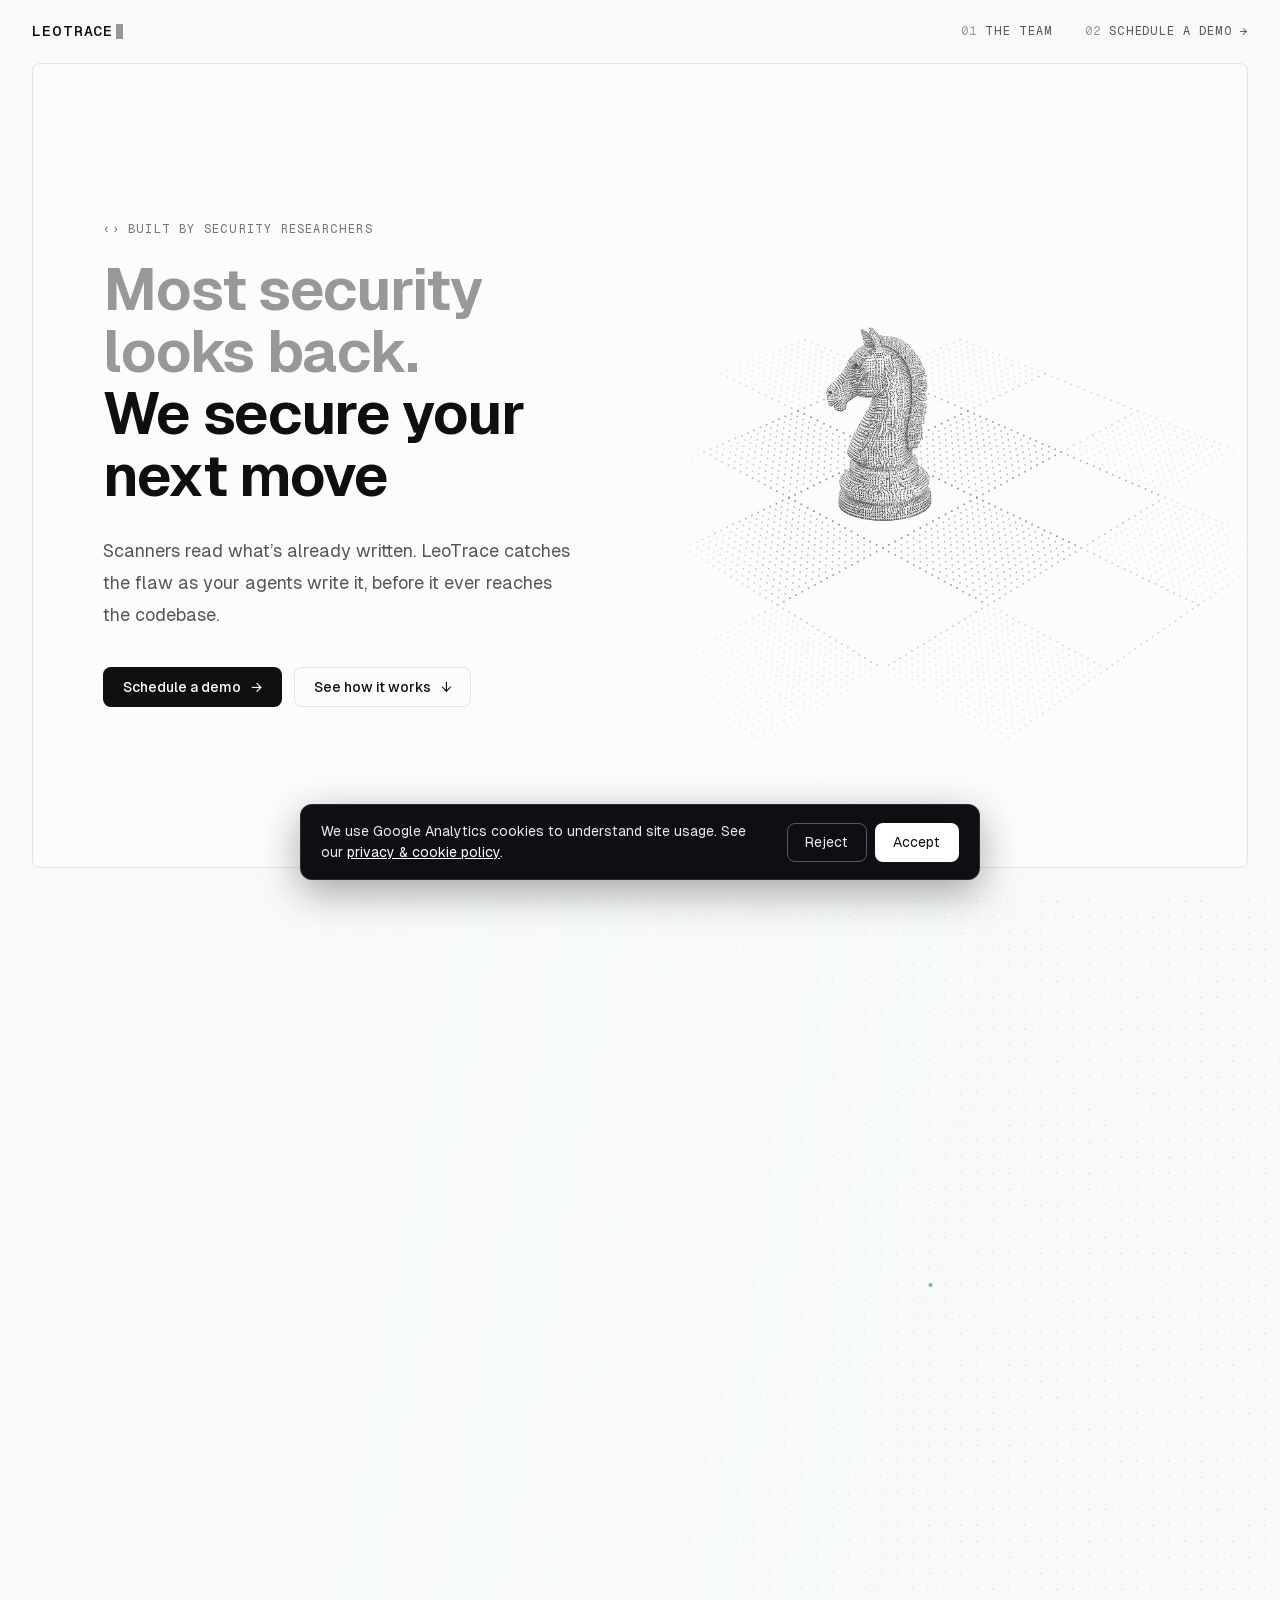
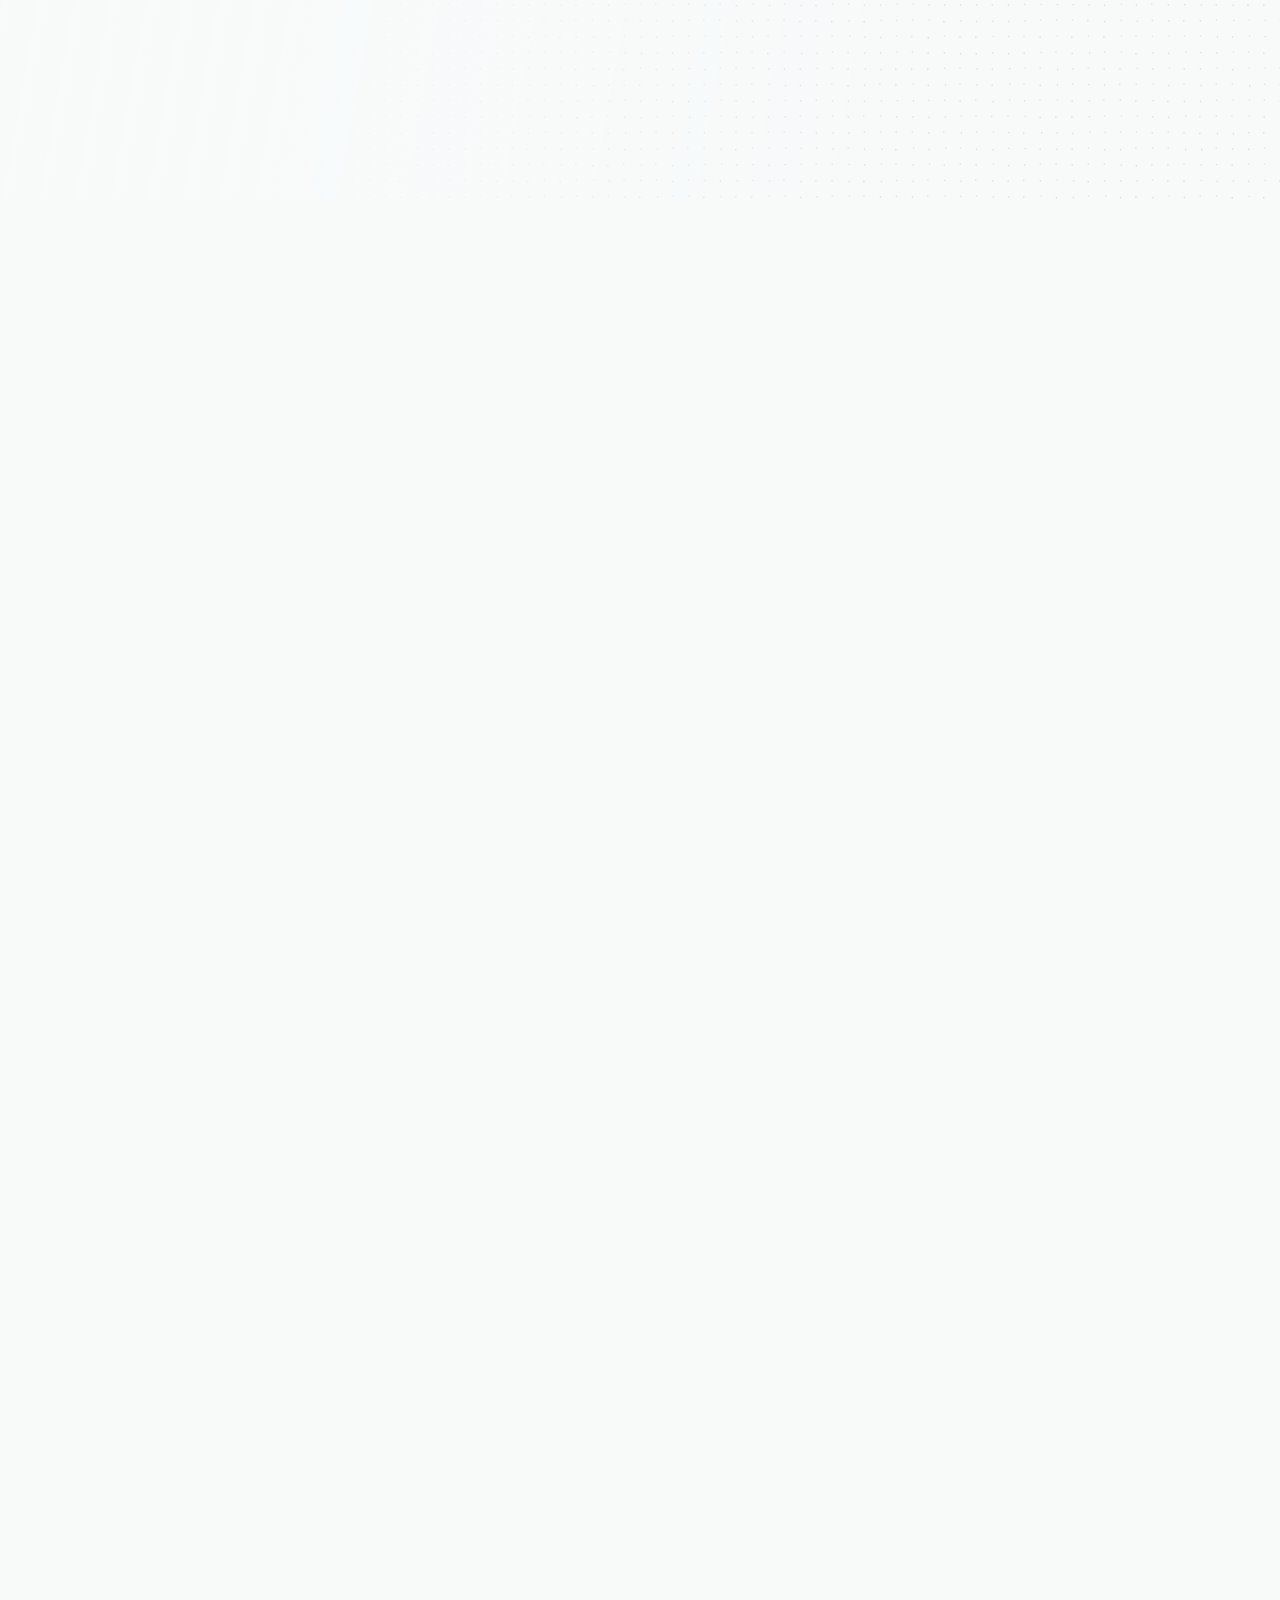
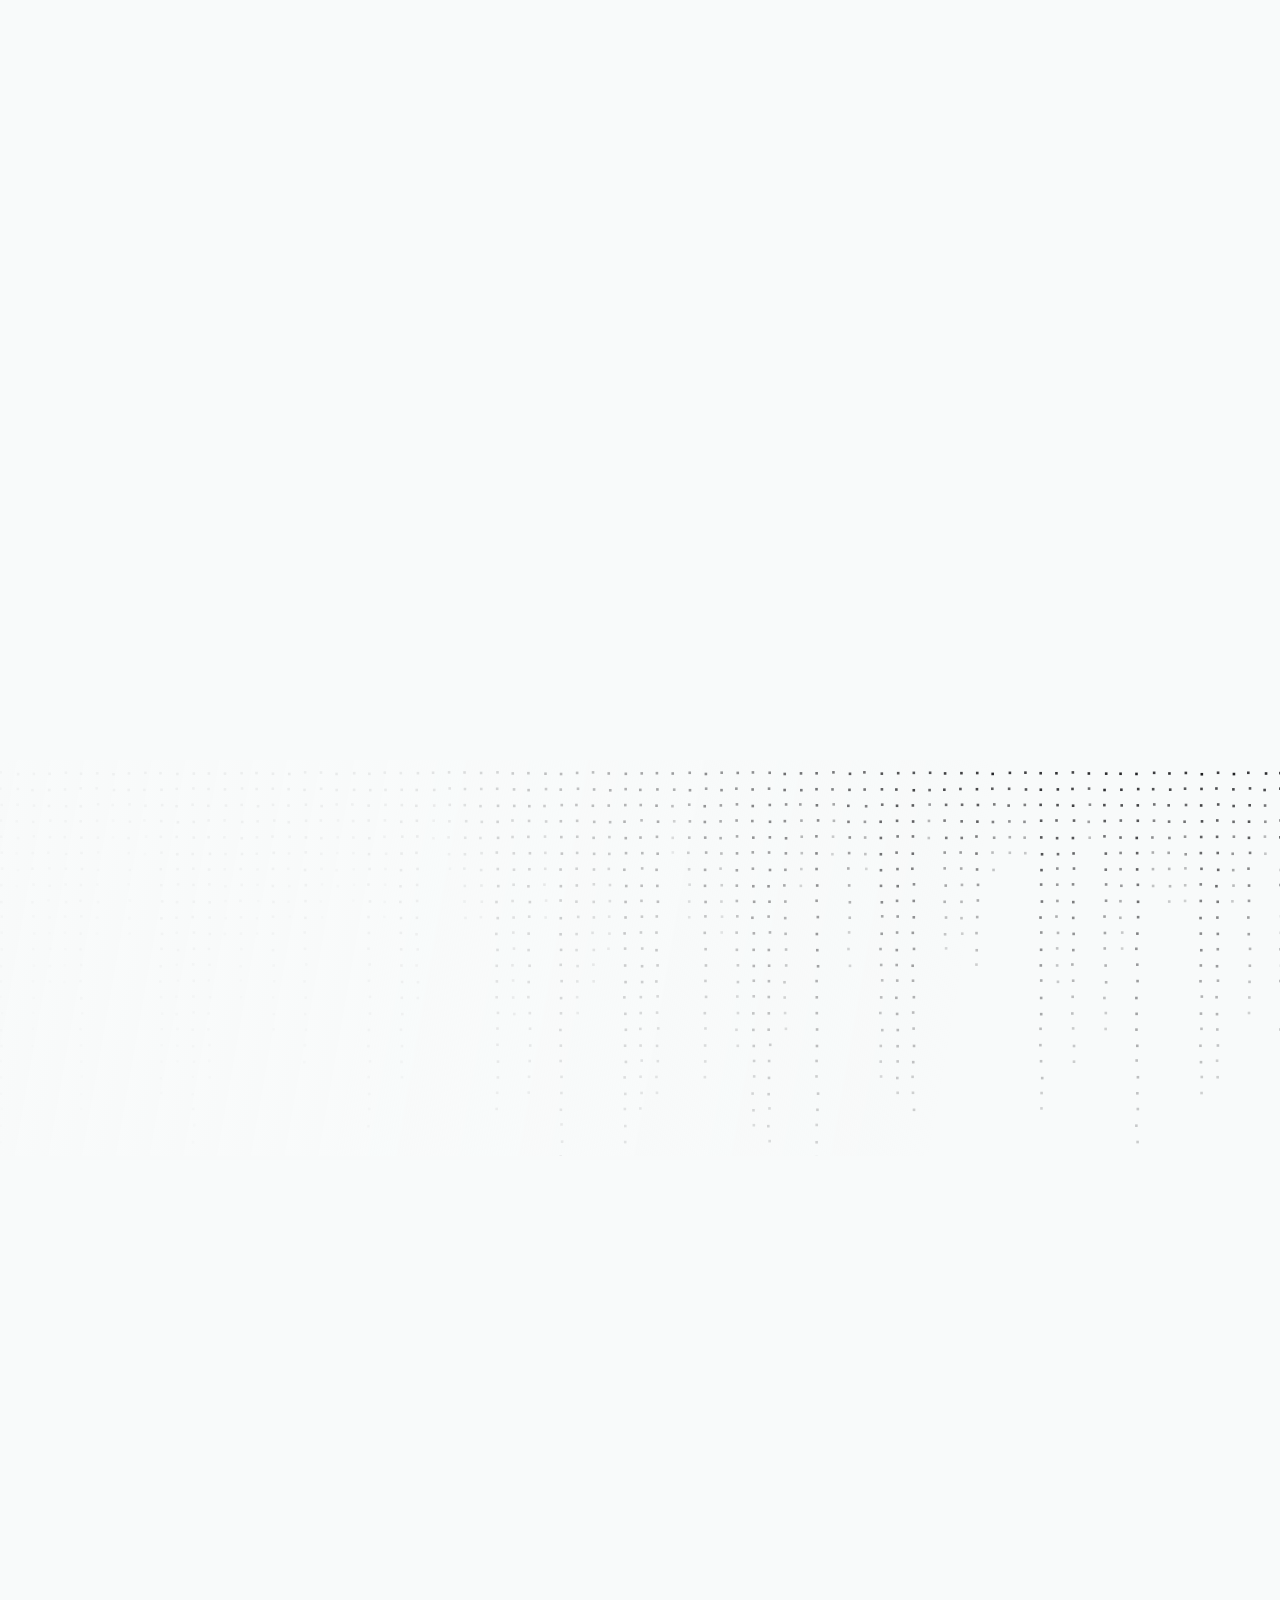
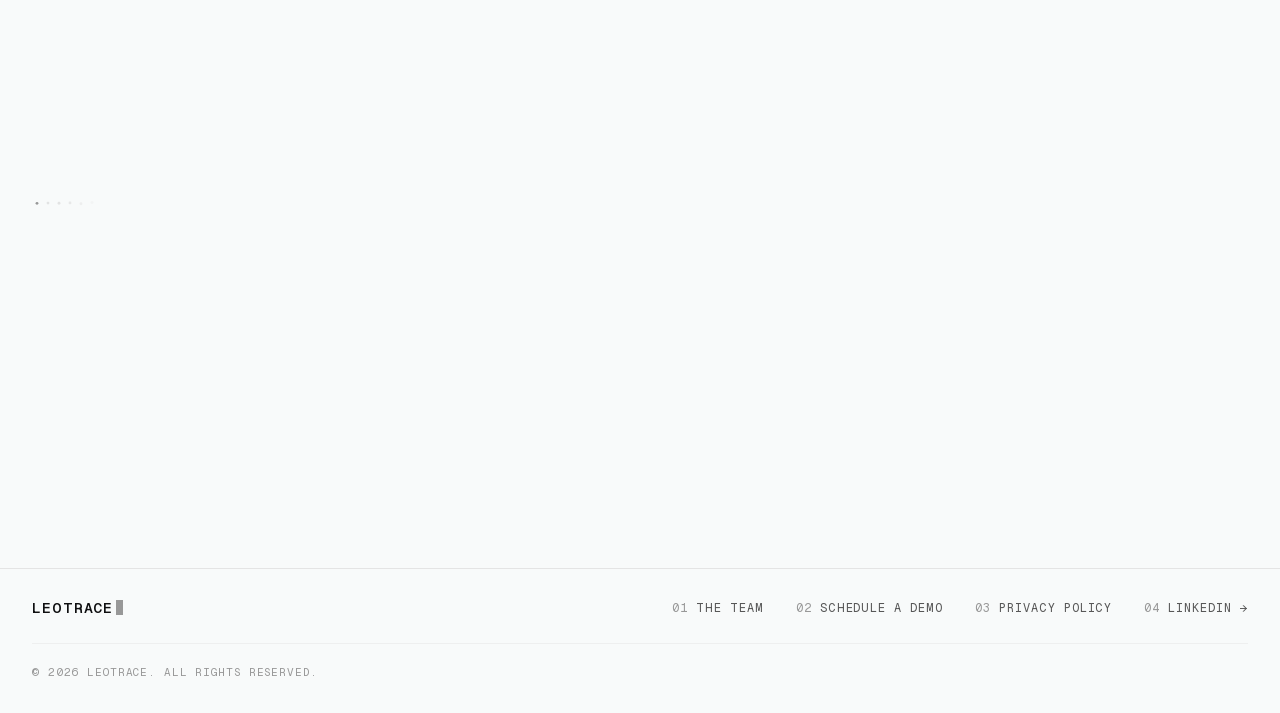
<file: index.html>
<!doctype html>
<!-- LeoTrace marketing site · hand-authored static build -->
<html lang="en">
<head>
  <meta charset="utf-8">
  <meta name="viewport" content="width=device-width, initial-scale=1">
  <meta http-equiv="Content-Security-Policy"
        content="default-src 'none'; script-src 'self' https://www.googletagmanager.com; style-src 'self'; img-src 'self' https://www.googletagmanager.com https://*.google-analytics.com; font-src 'self'; connect-src 'self' https://*.google-analytics.com https://*.analytics.google.com https://www.googletagmanager.com; base-uri 'none'; form-action 'none'">
  <title>LeoTrace — We secure your next move</title>
  <meta name="description" content="Scanners read what's already written. LeoTrace catches the flaw as your agents write it, before it ever reaches the codebase.">
  <link rel="canonical" href="https://leotrace.io/">
  <meta property="og:type" content="website">
  <meta property="og:url" content="https://leotrace.io/">
  <meta property="og:title" content="LeoTrace — We secure your next move">
  <meta property="og:description" content="Scanners read what's already written. LeoTrace catches the flaw as your agents write it, before it ever reaches the codebase.">
  <meta property="og:image" content="https://leotrace.io/assets/favicon-light.png">
  <meta name="twitter:card" content="summary">
  <link rel="icon" href="assets/favicon-light.png" type="image/png" media="(prefers-color-scheme: light)">
  <link rel="icon" href="assets/favicon-dark.png" type="image/png" media="(prefers-color-scheme: dark)">
  <link rel="stylesheet" href="css/styles.css?v=44">
  <!-- Cookie consent (gates Google Analytics until opt-in) -->
  <link rel="stylesheet" href="/css/consent.css?v=44">
  <script src="/js/consent.js?v=44" defer></script>
  <script type="module" src="js/main.js?v=44"></script>
</head>
<body id="top">

  <header class="nav">
    <button class="nav__burger" type="button" aria-expanded="false" aria-controls="nav-menu" aria-label="Menu">
      <span></span><span></span>
    </button>
    <a class="wordmark" href="#top">LEOTRACE<span class="cursor" aria-hidden="true"></span></a>
    <nav class="nav__menu" id="nav-menu" aria-label="Primary">
      <a class="nav__link" href="/team/"><span class="nav__num">01</span>The team</a>
      <a class="nav__link" href="/demo/"><span class="nav__num">02</span>Schedule a demo<span class="nav__arrow">→</span></a>
    </nav>
  </header>

  <main>

    <!-- 02 · Hero -->
    <section class="hero" id="hero" data-section>
      <div class="hero__sticky">
        <canvas class="hero__canvas" id="hero-canvas" aria-hidden="true"></canvas>
        <div class="hero__content">
        <p class="eyebrow" data-reveal>‹› Built by security researchers</p>
        <h1 class="display">
          <span class="line"><span class="line__inner is-muted">Most security looks back.</span></span>
          <span class="line"><span class="line__inner">We secure your next move</span></span>
        </h1>
        <p class="lead hero__sub" data-reveal>Scanners read what&rsquo;s already written. LeoTrace catches the flaw as your agents write it, before it ever reaches the codebase.</p>
        <div class="cta-row" data-reveal>
          <a class="btn btn--solid" href="/demo/">Schedule a demo<span class="btn__glyph">→</span></a>
          <a class="btn btn--ghost" href="#issue">See how it works<span class="btn__glyph">↓</span></a>
        </div>
        </div>
      </div>
    </section>

    <!-- 03 · The issue -->
    <section class="issue" id="issue" data-section>
      <div class="issue__sticky">
        <canvas class="issue__canvas" id="spread-canvas" aria-hidden="true"></canvas>
        <div class="issue__fade" aria-hidden="true"></div>
        <div class="container issue__grid">
          <div class="issue__copy">
            <p class="eyebrow" data-reveal>‹› At agent speed</p>
            <h2 class="heading">
              <span class="line"><span class="line__inner is-muted">A flaw doesn&rsquo;t stay one flaw.</span></span>
              <span class="line"><span class="line__inner">It becomes the pattern.</span></span>
            </h2>
            <ol class="points">
              <li class="point" data-point>
                <span class="point__num">01</span>
                <div class="point__text">
                  <h3 class="point__title">Agents build from context</h3>
                  <p class="point__body">Agents read your code and copy how it&rsquo;s already done. That&rsquo;s what makes them fast.</p>
                </div>
              </li>
              <li class="point" data-point>
                <span class="point__num">02</span>
                <div class="point__text">
                  <h3 class="point__title">One flaw becomes the pattern</h3>
                  <p class="point__body">So one insecure assumption becomes the template, reproduced across hundreds of files before anyone reviews a line.</p>
                </div>
              </li>
              <li class="point" data-point>
                <span class="point__num">03</span>
                <div class="point__text">
                  <h3 class="point__title">Reviewing after is too late</h3>
                  <p class="point__body">Security as an afterthought worked when humans wrote every line. At agent speed, the afterthought is already the architecture.</p>
                </div>
              </li>
            </ol>
          </div>
        </div>
        <div class="issue__telemetry">
          <span class="telemetry" id="issue-step">01 / 03</span>
          <div class="issue__bar" aria-hidden="true"><div class="issue__bar-fill" id="issue-bar"></div></div>
          <span class="telemetry">Spread <span class="mono is-red" id="spread-pct">00%</span></span>
        </div>
      </div>
    </section>

    <!-- 04 · The solution -->
    <section class="solution" id="solution" data-section>
      <canvas class="solution__carryover" id="carryover-canvas" aria-hidden="true"></canvas>
      <div class="solution__sticky">
      <div class="container">
        <p class="eyebrow" data-reveal>‹› The solution</p>
        <h2 class="heading">
          <span class="line"><span class="line__inner is-muted">Evolve your security with every line.</span></span>
          <span class="line"><span class="line__inner">Three products, one compounding system.</span></span>
        </h2>
        <div class="cards">
          <article class="card" data-card="prevent">
            <div class="card__graphic"><svg id="g-prevent" viewBox="0 0 240 240" role="img" aria-label="Vertical streams rise; most are stopped mid-way, one clean stream reaches the top."></svg></div>
            <div class="card__meta"><span class="card__num">01</span><h3 class="card__name">LeoPrevent</h3></div>
            <p class="card__body">Fixes flaws inside the coding agent, before the developer sees &ldquo;done.&rdquo;</p>
          </article>
          <article class="card" data-card="bench">
            <div class="card__graphic"><svg id="g-bench" viewBox="0 0 240 240" role="img" aria-label="Three ranked horizontal bars of different lengths; the top bar leads."></svg></div>
            <div class="card__meta"><span class="card__num">02</span><h3 class="card__name">LeoBench</h3></div>
            <p class="card__body">Measures how securely every AI coding agent writes code.</p>
          </article>
          <article class="card" data-card="reveal">
            <div class="card__graphic"><svg id="g-reveal" viewBox="0 0 240 240" role="img" aria-label="A marker travels a winding, checkpointed track, clearing stages as it climbs."></svg></div>
            <div class="card__meta"><span class="card__num">03</span><h3 class="card__name">LeoReveal</h3></div>
            <p class="card__body">Trains engineers to reason about insecure code, with evidence for leadership.</p>
          </article>
        </div>
      </div>
      </div>
    </section>

    <!-- 05 · The results -->
    <section class="results" id="results" data-section>
      <div class="results__sticky">
      <div class="container results__grid">
        <div class="results__copy">
          <p class="eyebrow" data-reveal>‹› The results</p>
          <h2 class="heading">
            <span class="line"><span class="line__inner is-muted">Ship at the speed AI gave you.</span></span>
            <span class="line"><span class="line__inner">Without the risk it brought.</span></span>
          </h2>
          <div class="results__proof" data-reveal>
            <p class="results__body">Same model, same prompt, LeoTrace the only variable. Every agent shipped fewer flaws.</p>
            <p class="telemetry results__foot">Across 33 real-world tasks</p>
          </div>
        </div>
        <figure class="results__ring">
          <canvas id="ring-results" aria-hidden="true"></canvas>
          <figcaption class="results__centre" data-reveal>
            <span class="results__figure">60&ndash;90<span class="results__pct">%</span></span>
            <span class="results__label">Fewer vulnerabilities</span>
            <span class="results__sub"><span class="mono">≈10s</span> fix time</span>
          </figcaption>
        </figure>
      </div>
      </div>
    </section>

    <!-- 06 · The CTA -->
    <section class="cta" id="cta" data-section>
      <canvas class="cta__canvas" id="cta-canvas" aria-hidden="true"></canvas>
      <div class="container cta__content">
        <p class="eyebrow" data-reveal>‹› It&rsquo;s your move</p>
        <h2 class="heading cta__headline" data-reveal>Since you arrived <span class="cta__num" data-hold id="cta-time">00:00</span> ago, one agent has written <span class="cta__num" data-hold>≈<span id="cta-lines">0</span></span> lines of code.</h2>
        <p class="cta__sub" data-reveal>That&rsquo;s one agent. Your team runs many at once and without LeoPrevent, they reproduce your flaws 60&ndash;90% of the time.</p>
        <div class="cta-row cta-row--centred" data-reveal>
          <a class="btn btn--solid" href="/demo/">Schedule a demo<span class="btn__glyph">→</span></a>
          <a class="btn btn--ghost" href="/team/">Meet the team</a>
        </div>
      </div>
    </section>

  </main>

  <footer class="footer">
    <div class="footer__row footer__row--nav">
      <a class="wordmark" href="#top">LEOTRACE<span class="cursor" aria-hidden="true"></span></a>
      <nav class="footer__nav" aria-label="Footer">
        <a class="nav__link" href="/team/"><span class="nav__num">01</span>The team</a>
        <a class="nav__link" href="/demo/"><span class="nav__num">02</span>Schedule a demo</a>
        <a class="nav__link" href="/privacy/"><span class="nav__num">03</span>Privacy policy</a>
        <a class="nav__link" href="https://www.linkedin.com/company/leotrace" rel="noopener"><span class="nav__num">04</span>LinkedIn<span class="nav__arrow">→</span></a>
      </nav>
    </div>
    <div class="footer__row footer__row--legal">
      <span class="footer__copyright">© 2026 LeoTrace. All rights reserved.</span>
    </div>
  </footer>

</body>
</html>
</file>
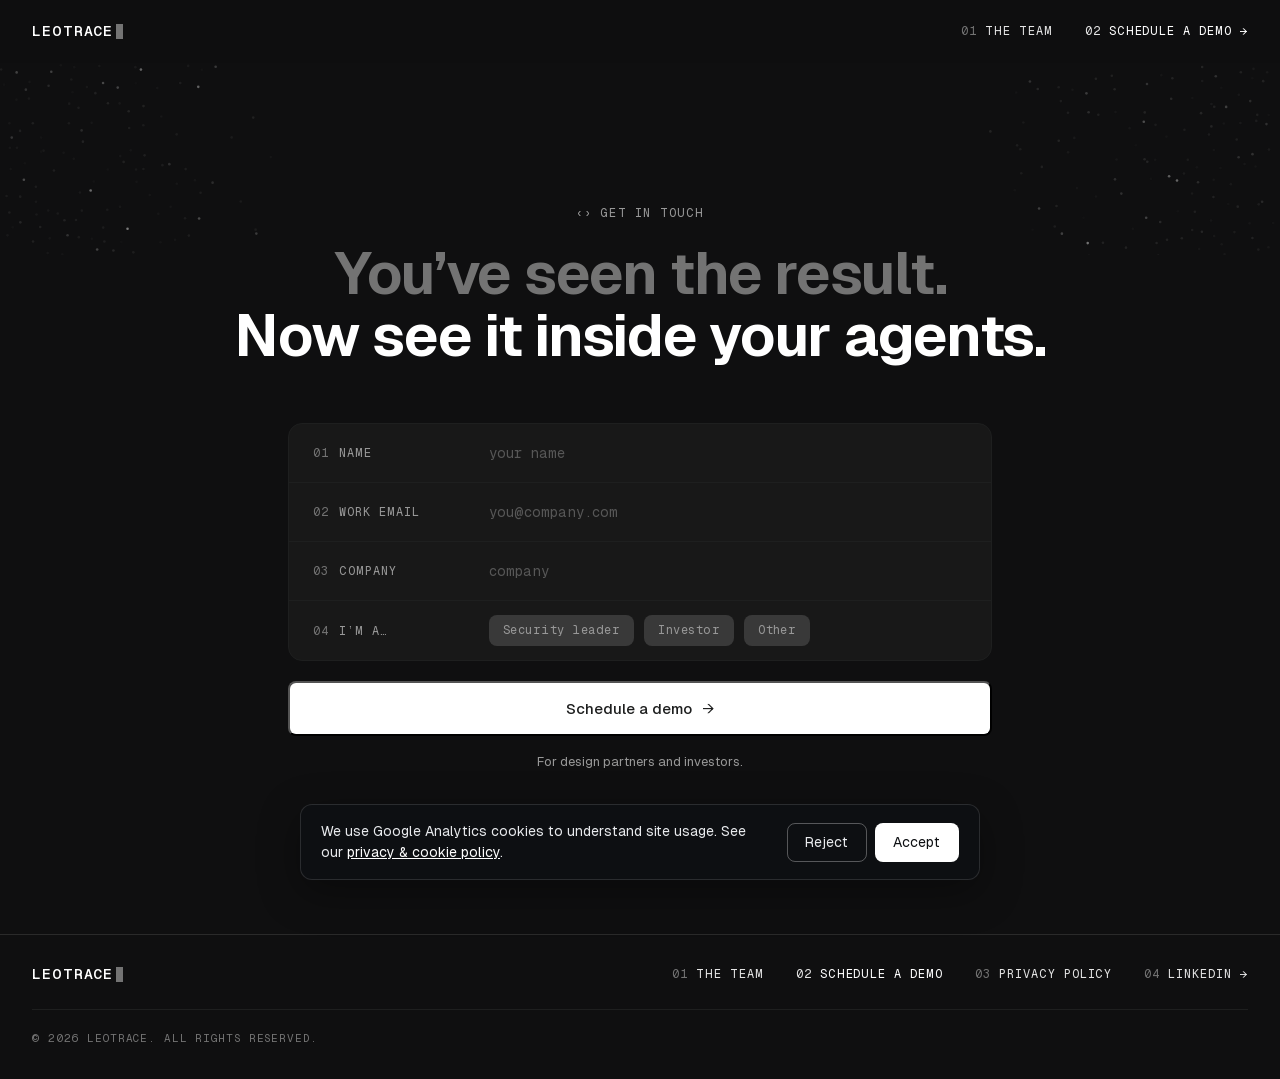
<file: demo/index.html>
<!doctype html>
<!-- LeoTrace marketing site · schedule a demo — the dark inverse page -->
<html lang="en" data-theme="dark">
<head>
  <meta charset="utf-8">
  <meta name="viewport" content="width=device-width, initial-scale=1">
  <meta http-equiv="Content-Security-Policy"
        content="default-src 'none'; script-src 'self' https://www.googletagmanager.com; style-src 'self'; img-src 'self' https://www.googletagmanager.com https://*.google-analytics.com; font-src 'self'; connect-src 'self' https://api.web3forms.com https://*.google-analytics.com https://*.analytics.google.com https://www.googletagmanager.com; base-uri 'none'; form-action 'none'">
  <title>LeoTrace — Schedule a demo</title>
  <meta name="description" content="See LeoTrace inside your agents. Schedule a demo — for design partners and investors.">
  <link rel="canonical" href="https://leotrace.io/demo/">
  <link rel="icon" href="/assets/favicon-light.png" type="image/png" media="(prefers-color-scheme: light)">
  <link rel="icon" href="/assets/favicon-dark.png" type="image/png" media="(prefers-color-scheme: dark)">
  <link rel="stylesheet" href="/css/styles.css?v=44">
  <!-- Cookie consent (gates Google Analytics until opt-in) -->
  <link rel="stylesheet" href="/css/consent.css?v=44">
  <script src="/js/consent.js?v=44" defer></script>
  <script type="module" src="/js/demo.js?v=44"></script>
</head>
<body id="top">

  <header class="nav">
    <button class="nav__burger" type="button" aria-expanded="false" aria-controls="nav-menu" aria-label="Menu">
      <span></span><span></span>
    </button>
    <a class="wordmark" href="/">LEOTRACE<span class="cursor" aria-hidden="true"></span></a>
    <nav class="nav__menu" id="nav-menu" aria-label="Primary">
      <a class="nav__link" href="/team/"><span class="nav__num">01</span>The team</a>
      <a class="nav__link" href="/demo/" aria-current="page"><span class="nav__num">02</span>Schedule a demo<span class="nav__arrow">→</span></a>
    </nav>
  </header>

  <main class="demo">
    <canvas class="demo-dots demo-dots--left" aria-hidden="true"></canvas>
    <canvas class="demo-dots demo-dots--right" aria-hidden="true"></canvas>

    <section class="demo-section" data-section>
      <div class="container">
        <p class="eyebrow" data-reveal>‹› Get in touch</p>
        <h1 class="display">
          <span class="line"><span class="line__inner is-muted">You&rsquo;ve seen the result.</span></span>
          <span class="line"><span class="line__inner">Now see it inside your agents.</span></span>
        </h1>

        <form class="demo-form" id="demo-form" data-reveal novalidate>
          <fieldset class="demo-fieldset" id="demo-fieldset">
            <div class="demo-panel">
              <div class="demo-field" data-field="name">
                <div class="demo-row">
                  <label class="demo-row__label" for="f-name"><span class="demo-row__num">01</span>Name</label>
                  <input class="demo-row__input" id="f-name" name="name" type="text" spellcheck="false" placeholder="your name" required autocomplete="name" aria-describedby="err-name">
                </div>
                <p class="demo-row__error" id="err-name" hidden>add your name</p>
              </div>
              <div class="demo-field" data-field="email">
                <div class="demo-row">
                  <label class="demo-row__label" for="f-email"><span class="demo-row__num">02</span>Work email</label>
                  <input class="demo-row__input" id="f-email" name="email" type="email" spellcheck="false" placeholder="you@company.com" required autocomplete="work email" aria-describedby="err-email">
                </div>
                <p class="demo-row__error" id="err-email" hidden>add your work email</p>
              </div>
              <div class="demo-field" data-field="company">
                <div class="demo-row">
                  <label class="demo-row__label" for="f-company"><span class="demo-row__num">03</span>Company</label>
                  <input class="demo-row__input" id="f-company" name="company" type="text" spellcheck="false" placeholder="company" required autocomplete="organization" aria-describedby="err-company">
                </div>
                <p class="demo-row__error" id="err-company" hidden>add your company</p>
              </div>
              <div class="demo-field">
                <div class="demo-row">
                  <span class="demo-row__label" id="role-label"><span class="demo-row__num">04</span>I&rsquo;m a&hellip;</span>
                  <div class="demo-chips" role="radiogroup" aria-labelledby="role-label" id="role-group">
                    <button class="demo-chip" type="button" role="radio" aria-checked="false" data-role="security_leader">Security leader</button>
                    <button class="demo-chip" type="button" role="radio" aria-checked="false" data-role="investor">Investor</button>
                    <button class="demo-chip" type="button" role="radio" aria-checked="false" data-role="other">Other</button>
                  </div>
                </div>
              </div>
            </div>

            <!-- honeypot: hidden from people (visually + tab order + AT).
                 Bots that fill it are dropped client-side; the backend
                 should also reject any payload where `website` is set. -->
            <div class="demo-hp" aria-hidden="true">
              <label for="f-website">Website</label>
              <input id="f-website" name="website" type="text" tabindex="-1" autocomplete="off">
            </div>

            <button class="btn btn--solid demo-submit" type="submit" id="demo-submit">Schedule a demo<span class="btn__glyph">→</span></button>
          </fieldset>
          <p class="demo-fail" id="demo-fail" role="alert" hidden>something went wrong. try again.</p>
          <p class="demo-note">For design partners and investors.</p>
        </form>

        <div class="demo-success" id="demo-success" role="status" hidden>
          <p class="demo-success__title">You&rsquo;re on the grid.</p>
          <p class="demo-success__sub">We&rsquo;ll be in touch shortly.</p>
        </div>
      </div>
    </section>
  </main>

  <footer class="footer">
    <div class="footer__row footer__row--nav">
      <a class="wordmark" href="/">LEOTRACE<span class="cursor" aria-hidden="true"></span></a>
      <nav class="footer__nav" aria-label="Footer">
        <a class="nav__link" href="/team/"><span class="nav__num">01</span>The team</a>
        <a class="nav__link" href="/demo/" aria-current="page"><span class="nav__num">02</span>Schedule a demo</a>
        <a class="nav__link" href="/privacy/"><span class="nav__num">03</span>Privacy policy</a>
        <a class="nav__link" href="https://www.linkedin.com/company/leotrace" rel="noopener"><span class="nav__num">04</span>LinkedIn<span class="nav__arrow">→</span></a>
      </nav>
    </div>
    <div class="footer__row footer__row--legal">
      <span class="footer__copyright">© 2026 LeoTrace. All rights reserved.</span>
    </div>
  </footer>

</body>
</html>
</file>
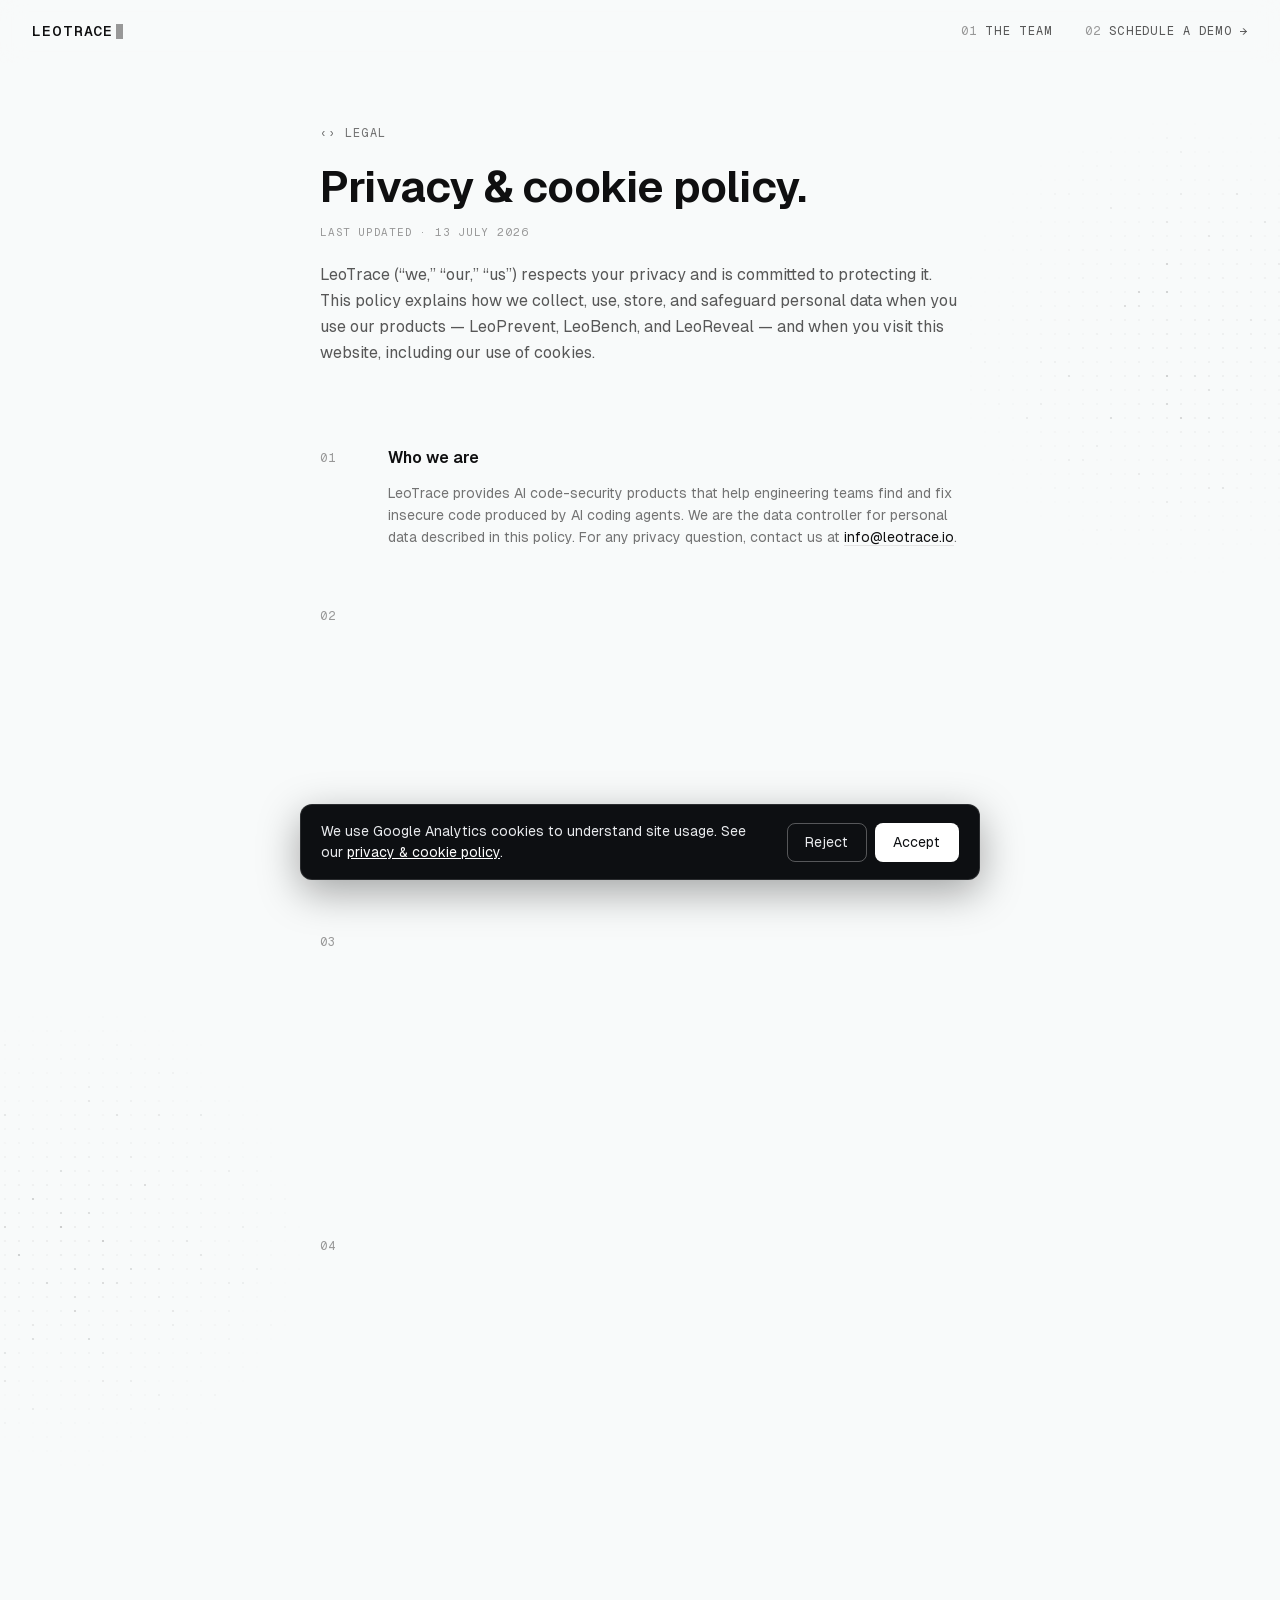
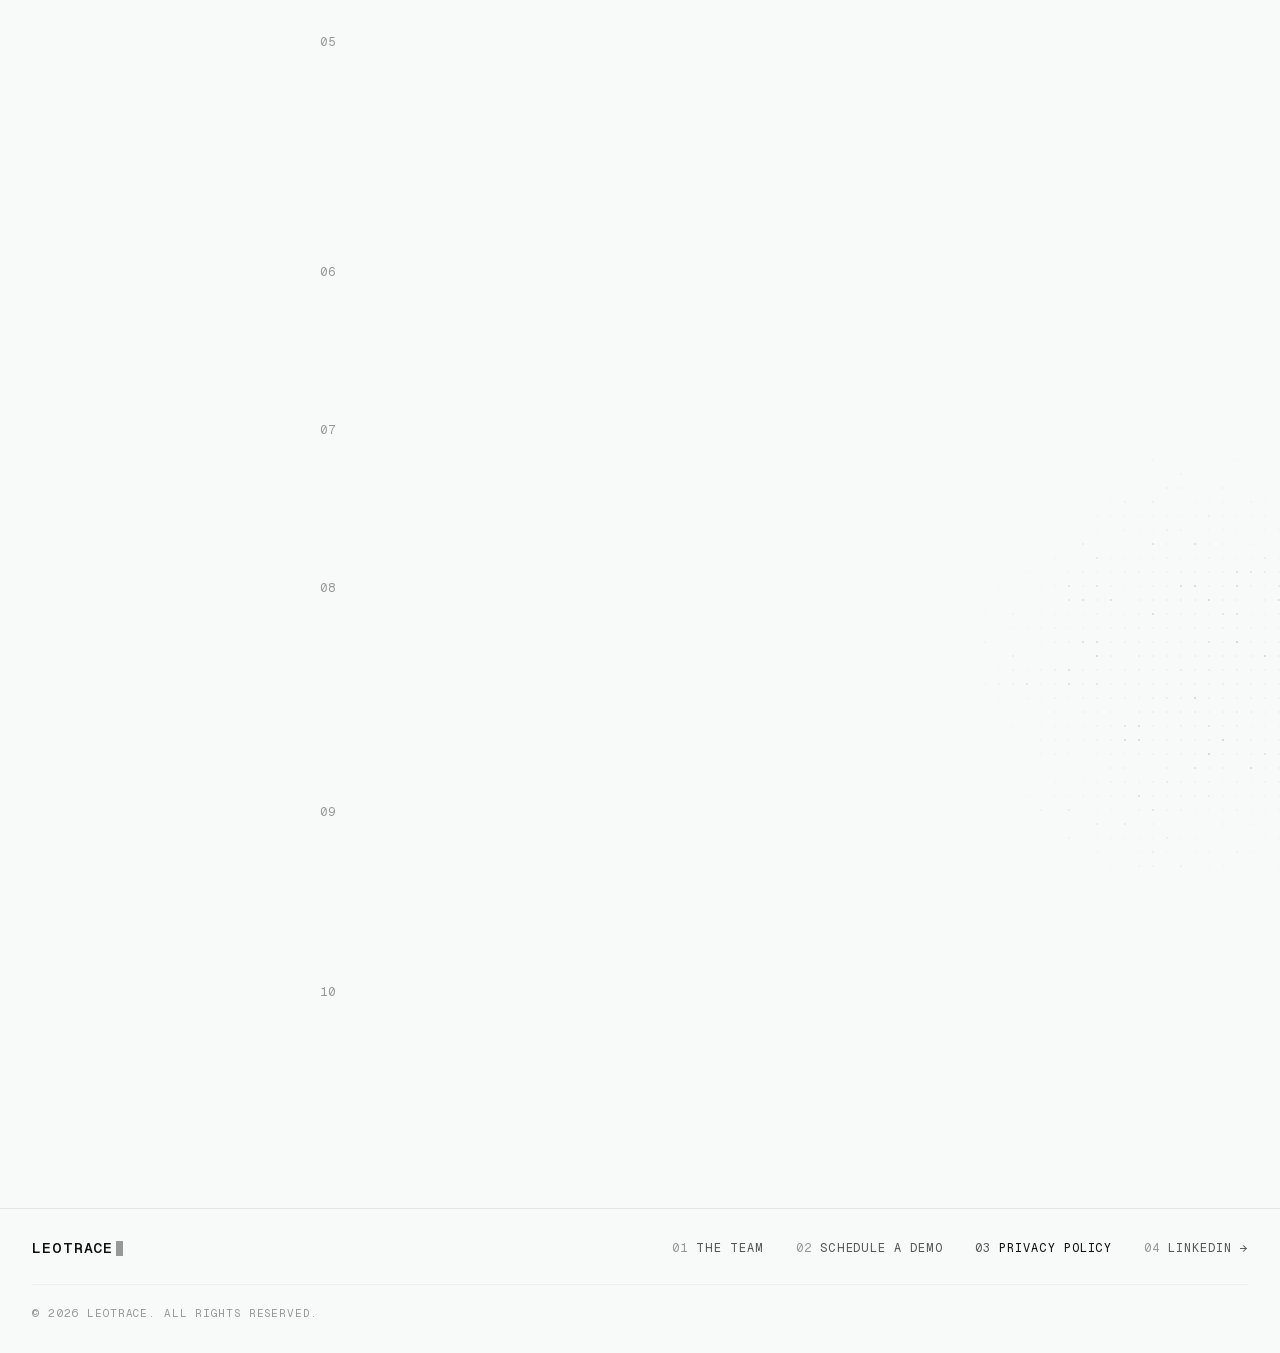
<file: privacy/index.html>
<!doctype html>
<!-- LeoTrace marketing site · privacy policy (includes cookie policy) -->
<html lang="en">
<head>
  <meta charset="utf-8">
  <meta name="viewport" content="width=device-width, initial-scale=1">
  <meta http-equiv="Content-Security-Policy"
        content="default-src 'none'; script-src 'self' https://www.googletagmanager.com; style-src 'self'; img-src 'self' https://www.googletagmanager.com https://*.google-analytics.com; font-src 'self'; connect-src 'self' https://*.google-analytics.com https://*.analytics.google.com https://www.googletagmanager.com; base-uri 'none'; form-action 'none'">
  <title>LeoTrace — Privacy &amp; cookie policy</title>
  <meta name="description" content="How LeoTrace collects, uses, stores and safeguards personal data across LeoPrevent, LeoBench, LeoReveal and this website, including our use of cookies.">
  <link rel="canonical" href="https://leotrace.io/privacy/">
  <link rel="icon" href="/assets/favicon-light.png" type="image/png" media="(prefers-color-scheme: light)">
  <link rel="icon" href="/assets/favicon-dark.png" type="image/png" media="(prefers-color-scheme: dark)">
  <link rel="stylesheet" href="/css/styles.css?v=44">
  <!-- Cookie consent (gates Google Analytics until opt-in) -->
  <link rel="stylesheet" href="/css/consent.css?v=44">
  <script src="/js/consent.js?v=44" defer></script>
  <script type="module" src="/js/privacy.js?v=44"></script>
</head>
<body id="top">

  <header class="nav">
    <button class="nav__burger" type="button" aria-expanded="false" aria-controls="nav-menu" aria-label="Menu">
      <span></span><span></span>
    </button>
    <a class="wordmark" href="/">LEOTRACE<span class="cursor" aria-hidden="true"></span></a>
    <nav class="nav__menu" id="nav-menu" aria-label="Primary">
      <a class="nav__link" href="/team/"><span class="nav__num">01</span>The team</a>
      <a class="nav__link" href="/demo/"><span class="nav__num">02</span>Schedule a demo<span class="nav__arrow">→</span></a>
    </nav>
  </header>

  <main class="privacy">
    <canvas class="privacy-grid privacy-grid--a" aria-hidden="true"></canvas>
    <canvas class="privacy-grid privacy-grid--b" aria-hidden="true"></canvas>
    <canvas class="privacy-grid privacy-grid--c" aria-hidden="true"></canvas>

    <section class="privacy-header" data-section>
      <div class="container">
        <p class="eyebrow" data-reveal>‹› Legal</p>
        <h1 class="heading">
          <span class="line"><span class="line__inner">Privacy &amp; cookie policy.</span></span>
        </h1>
        <p class="telemetry privacy-updated" data-reveal>Last updated · 13 July 2026</p>
        <p class="privacy-lead" data-reveal>LeoTrace (&ldquo;we,&rdquo; &ldquo;our,&rdquo; &ldquo;us&rdquo;) respects your privacy and is committed to protecting it. This policy explains how we collect, use, store, and safeguard personal data when you use our products &mdash; LeoPrevent, LeoBench, and LeoReveal &mdash; and when you visit this website, including our use of cookies.</p>
      </div>
    </section>

    <div class="container privacy-clauses">

      <section class="clause" data-section>
        <span class="clause__num" aria-hidden="true">01</span>
        <div class="clause__text" data-reveal>
          <h2 class="clause__title">Who we are</h2>
          <p>LeoTrace provides AI code-security products that help engineering teams find and fix insecure code produced by AI coding agents. We are the data controller for personal data described in this policy. For any privacy question, contact us at <a href="mailto:info@leotrace.io">info@leotrace.io</a>.</p>
        </div>
      </section>

      <section class="clause" data-section>
        <span class="clause__num" aria-hidden="true">02</span>
        <div class="clause__text" data-reveal>
          <h2 class="clause__title">Information we collect</h2>
          <ul>
            <li><strong>Account &amp; contact data:</strong> name, work email, company, and role &mdash; for example when you request a demo or correspond with us.</li>
            <li><strong>Service data:</strong> code, configuration, agent output, and related technical data your developers or agents submit to LeoPrevent, LeoBench, or LeoReveal for analysis, plus the findings we generate.</li>
            <li><strong>Website data:</strong> log data, approximate location, device and browser information, and analytics collected via cookies (see clause 04).</li>
            <li><strong>Communication data:</strong> emails, support requests, and related correspondence.</li>
          </ul>
          <p>We limit collection to what is needed to provide and improve our products.</p>
        </div>
      </section>

      <section class="clause" data-section>
        <span class="clause__num" aria-hidden="true">03</span>
        <div class="clause__text" data-reveal>
          <h2 class="clause__title">How we use it &amp; our lawful bases</h2>
          <p>We process personal data under the UK GDPR and Data Protection Act 2018 to:</p>
          <ul>
            <li>Deliver, secure, and improve our products and website &mdash; <strong>contractual necessity</strong> and <strong>legitimate interests</strong>.</li>
            <li>Respond to enquiries, provide support, and send service messages &mdash; <strong>contractual necessity</strong> and <strong>legitimate interests</strong>.</li>
            <li>Analyse website usage and send marketing where you have opted in &mdash; <strong>consent</strong>.</li>
            <li>Meet legal, tax, and regulatory obligations, and prevent fraud or misuse &mdash; <strong>legal obligation</strong> and <strong>legitimate interests</strong>.</li>
          </ul>
        </div>
      </section>

      <section class="clause" data-section>
        <span class="clause__num" aria-hidden="true">04</span>
        <div class="clause__text" data-reveal>
          <h2 class="clause__title">Cookies</h2>
          <p>Cookies are small files stored on your device when you visit a site. The only cookies we use are analytics cookies from Google Analytics, which help us understand how visitors use the site so we can improve it. Google acts as our processor, and data may be transferred outside the UK under the safeguards in clause 06.</p>
          <ul>
            <li><strong>_ga:</strong> distinguishes visitors &mdash; Google Analytics &mdash; 2 years.</li>
            <li><strong>_ga_&lt;id&gt;:</strong> keeps session state for a property &mdash; Google Analytics &mdash; 2 years.</li>
            <li><strong>__Secure-ENID:</strong> Google security and preferences cookie, set on google.com when Analytics loads &mdash; Google &mdash; ~13 months.</li>
          </ul>
          <p>Analytics cookies are set only if you accept them in our cookie banner. You can <button type="button" id="cookie-settings" class="cookie-link">change your cookie choice</button> at any time, block or delete cookies in your browser settings, or opt out of Google Analytics across all sites using Google&rsquo;s <a href="https://tools.google.com/dlpage/gaoptout" rel="noopener">browser add-on</a>. Declining will not affect how the site works.</p>
        </div>
      </section>

      <section class="clause" data-section>
        <span class="clause__num" aria-hidden="true">05</span>
        <div class="clause__text" data-reveal>
          <h2 class="clause__title">Sharing &amp; processors</h2>
          <p>We do not sell your data. We share it only with:</p>
          <ul>
            <li>Trusted service providers (e.g. cloud hosting, form handling, and Google Analytics) acting as our processors under contract.</li>
            <li>Authorised representatives of your organisation, as part of service delivery.</li>
            <li>Authorities or advisers where required by law or to protect our legal rights.</li>
          </ul>
        </div>
      </section>

      <section class="clause" data-section>
        <span class="clause__num" aria-hidden="true">06</span>
        <div class="clause__text" data-reveal>
          <h2 class="clause__title">International data transfers</h2>
          <p>Where we transfer personal data outside the UK, we rely on appropriate safeguards, such as the UK International Data Transfer Agreement (IDTA), the UK Addendum to the EU Standard Contractual Clauses, or an adequacy decision.</p>
        </div>
      </section>

      <section class="clause" data-section>
        <span class="clause__num" aria-hidden="true">07</span>
        <div class="clause__text" data-reveal>
          <h2 class="clause__title">Retention &amp; security</h2>
          <p>We keep personal data only as long as needed for the purposes above or as required by law, then delete or anonymise it. We protect it with encryption in transit and at rest, strict access controls, and logging and monitoring.</p>
        </div>
      </section>

      <section class="clause" data-section>
        <span class="clause__num" aria-hidden="true">08</span>
        <div class="clause__text" data-reveal>
          <h2 class="clause__title">Processing on behalf of customers</h2>
          <p>When we process data our customers submit through our products, the customer is the data controller and we act as their data processor. In that role we process the data only on the customer&rsquo;s documented instructions and for the agreed services, maintain appropriate safeguards, and return or delete the data on request or at the end of the contract. We will enter into a data processing agreement (DPA) where required.</p>
        </div>
      </section>

      <section class="clause" data-section>
        <span class="clause__num" aria-hidden="true">09</span>
        <div class="clause__text" data-reveal>
          <h2 class="clause__title">Your rights</h2>
          <p>Under UK data protection law you may access, correct, delete, or port your data, restrict or object to processing, and withdraw consent. To exercise any right, email <a href="mailto:info@leotrace.io">info@leotrace.io</a>. You may also complain to the Information Commissioner&rsquo;s Office (ICO) at <a href="https://ico.org.uk/" rel="noopener">ico.org.uk</a>.</p>
        </div>
      </section>

      <section class="clause" data-section>
        <span class="clause__num" aria-hidden="true">10</span>
        <div class="clause__text" data-reveal>
          <h2 class="clause__title">Children, changes &amp; contact</h2>
          <p>Our products and website are not directed to anyone under 18, and we do not knowingly collect their data. We may update this policy from time to time; changes are posted here with a revised &ldquo;last updated&rdquo; date. Questions? Contact <a href="mailto:info@leotrace.io">info@leotrace.io</a>.</p>
        </div>
      </section>

    </div>
  </main>

  <footer class="footer">
    <div class="footer__row footer__row--nav">
      <a class="wordmark" href="/">LEOTRACE<span class="cursor" aria-hidden="true"></span></a>
      <nav class="footer__nav" aria-label="Footer">
        <a class="nav__link" href="/team/"><span class="nav__num">01</span>The team</a>
        <a class="nav__link" href="/demo/"><span class="nav__num">02</span>Schedule a demo</a>
        <a class="nav__link" href="/privacy/" aria-current="page"><span class="nav__num">03</span>Privacy policy</a>
        <a class="nav__link" href="https://www.linkedin.com/company/leotrace" rel="noopener"><span class="nav__num">04</span>LinkedIn<span class="nav__arrow">→</span></a>
      </nav>
    </div>
    <div class="footer__row footer__row--legal">
      <span class="footer__copyright">© 2026 LeoTrace. All rights reserved.</span>
    </div>
  </footer>

</body>
</html>
</file>
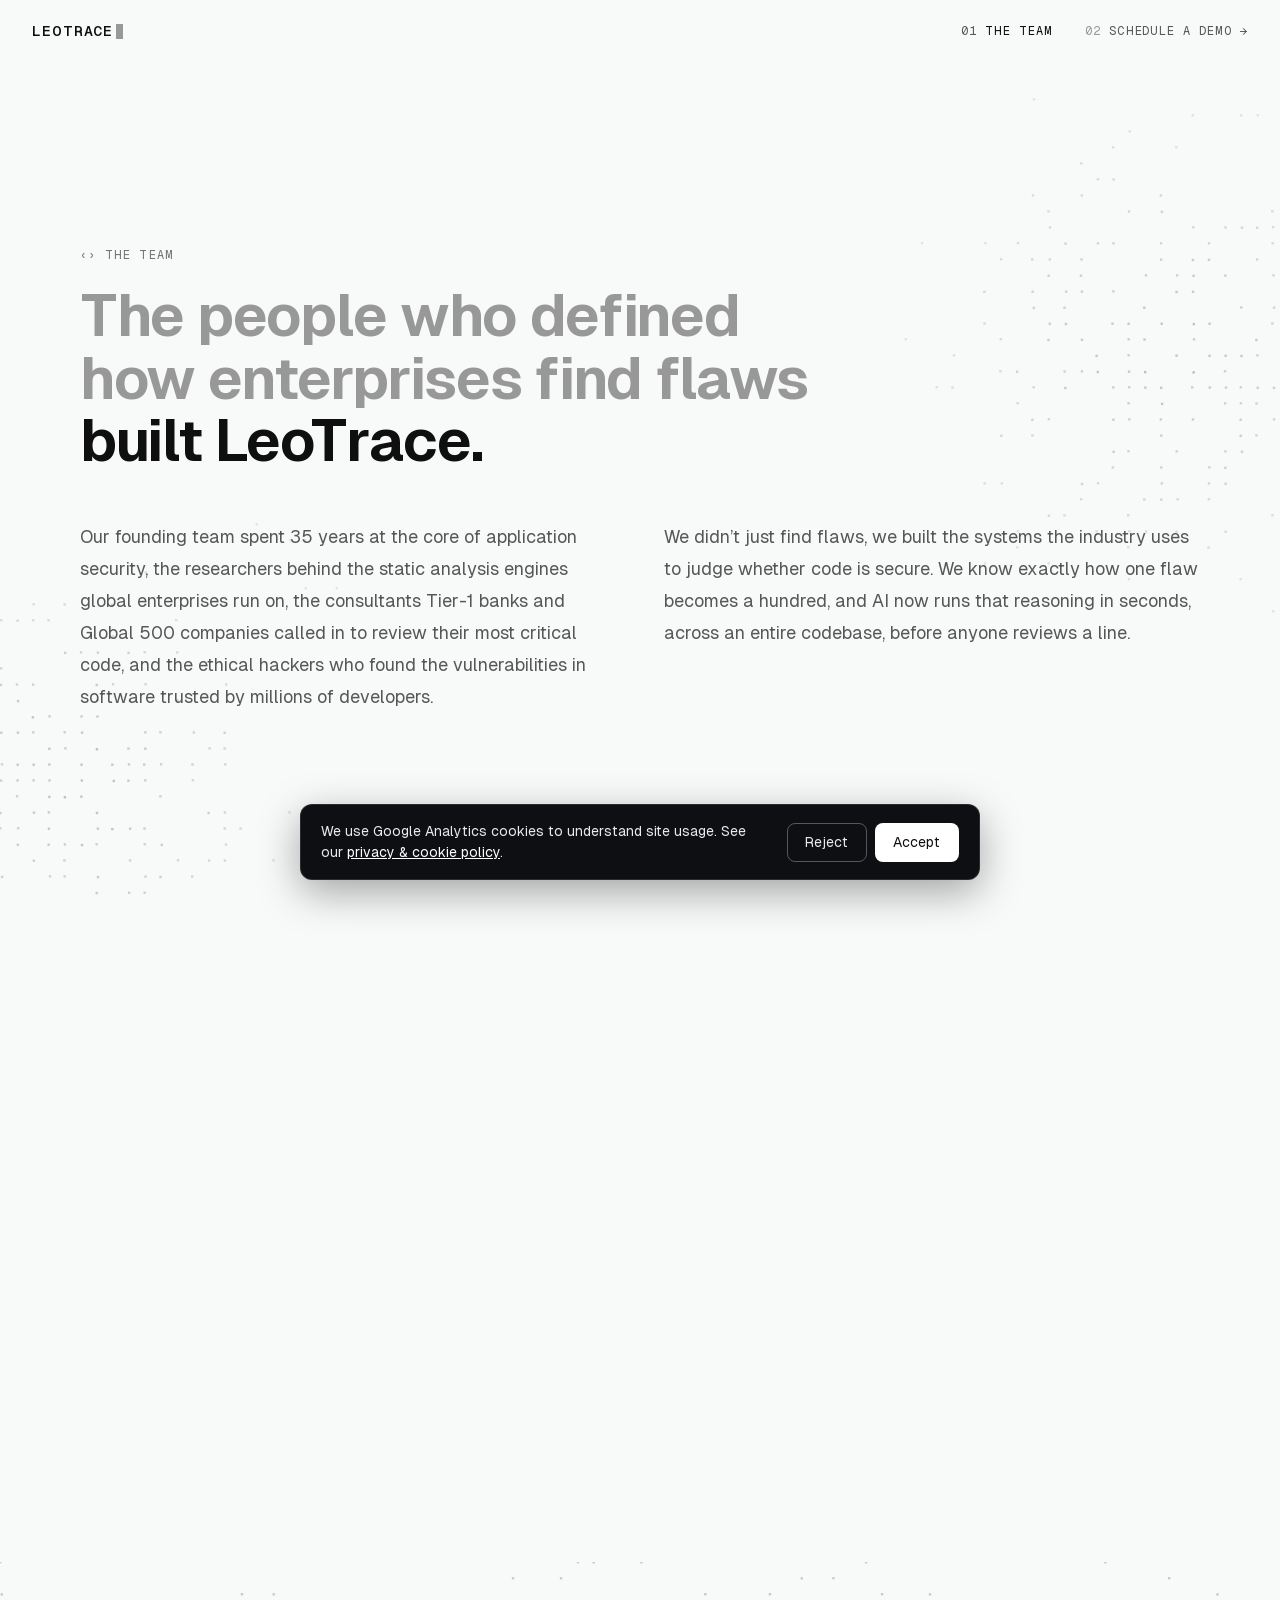
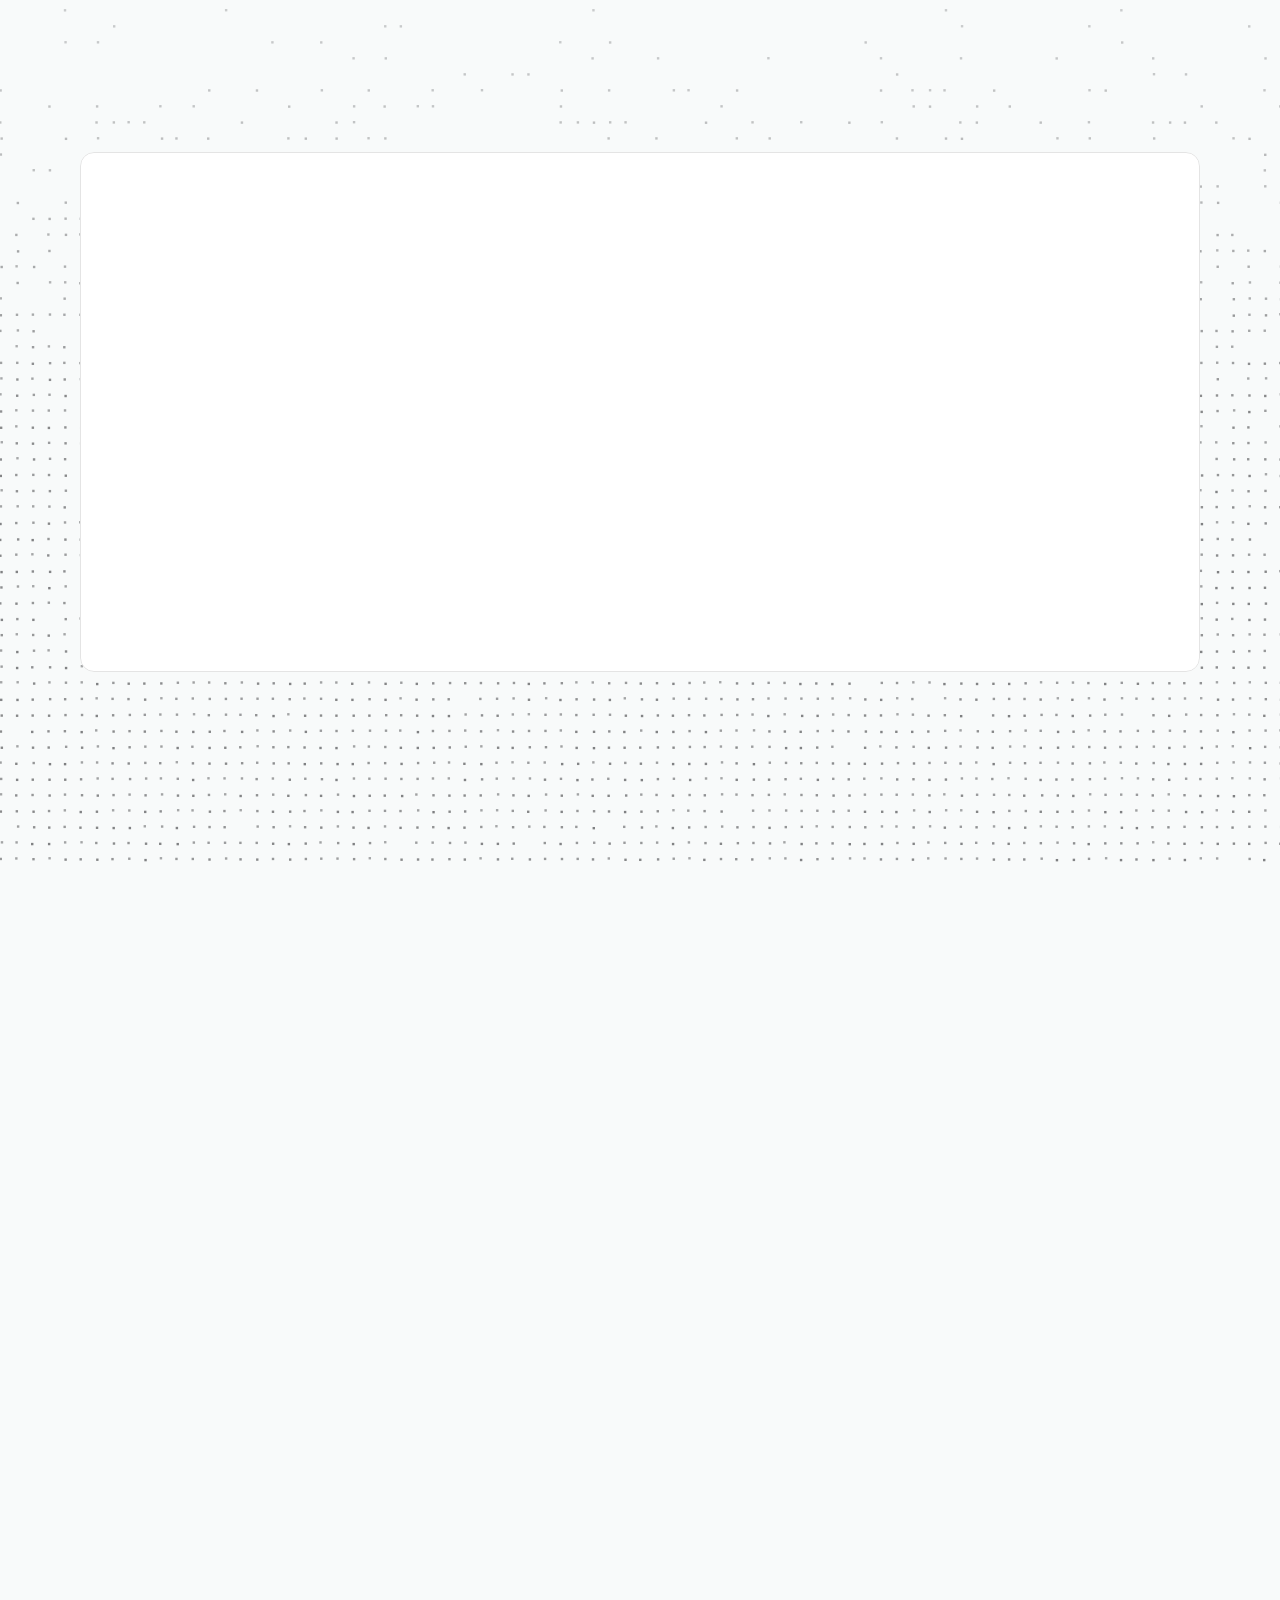
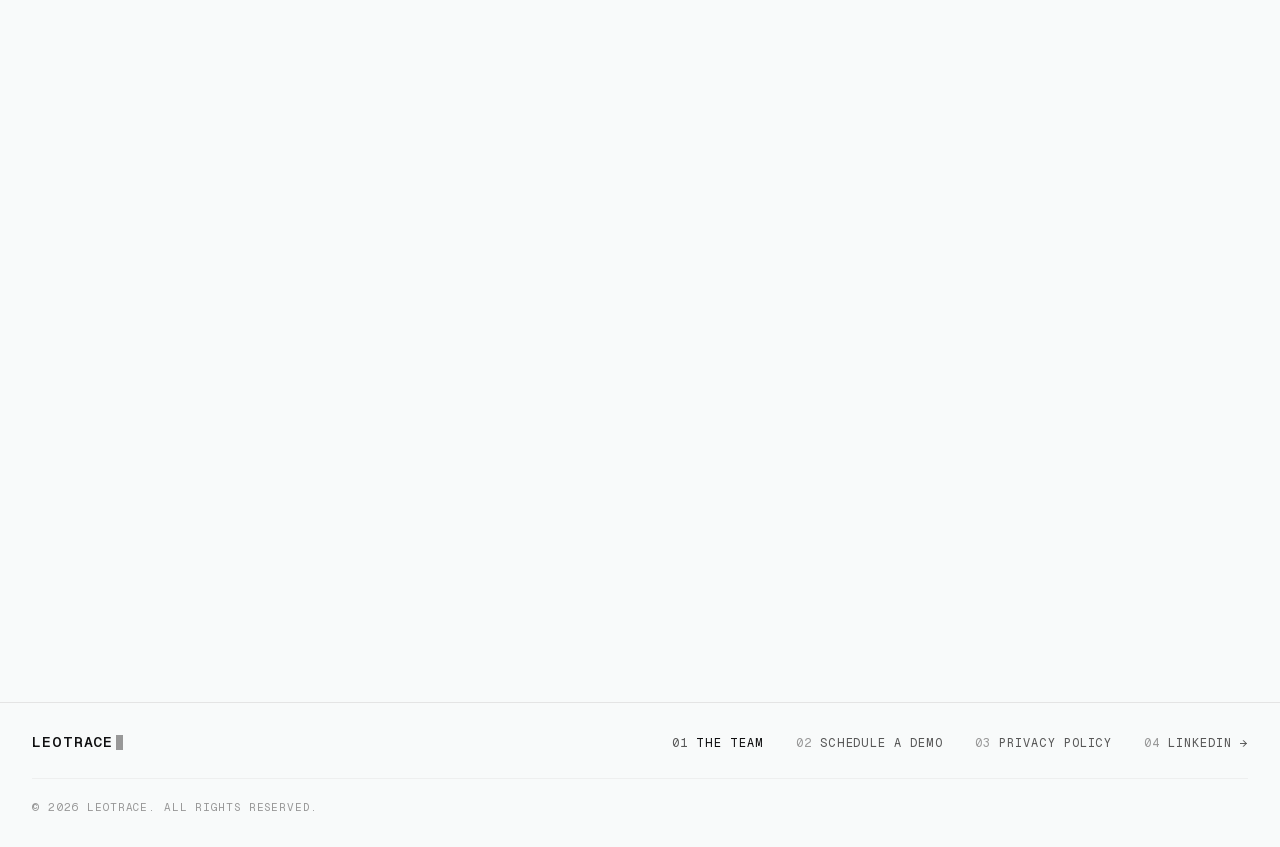
<file: team/index.html>
<!doctype html>
<!-- LeoTrace marketing site · about / team page -->
<html lang="en">
<head>
  <meta charset="utf-8">
  <meta name="viewport" content="width=device-width, initial-scale=1">
  <meta http-equiv="Content-Security-Policy"
        content="default-src 'none'; script-src 'self' https://www.googletagmanager.com; style-src 'self'; img-src 'self' https://www.googletagmanager.com https://*.google-analytics.com; font-src 'self'; connect-src 'self' https://*.google-analytics.com https://*.analytics.google.com https://www.googletagmanager.com; base-uri 'none'; form-action 'none'">
  <title>LeoTrace — The team</title>
  <meta name="description" content="The founders behind LeoTrace: the eye that finds the weakness, the reach that scales the defence.">
  <link rel="canonical" href="https://leotrace.io/team/">
  <link rel="icon" href="/assets/favicon-light.png" type="image/png" media="(prefers-color-scheme: light)">
  <link rel="icon" href="/assets/favicon-dark.png" type="image/png" media="(prefers-color-scheme: dark)">
  <link rel="stylesheet" href="/css/styles.css?v=44">
  <!-- Cookie consent (gates Google Analytics until opt-in) -->
  <link rel="stylesheet" href="/css/consent.css?v=44">
  <script src="/js/consent.js?v=44" defer></script>
  <script type="module" src="/js/about.js?v=44"></script>
</head>
<body id="top">

  <header class="nav">
    <button class="nav__burger" type="button" aria-expanded="false" aria-controls="nav-menu" aria-label="Menu">
      <span></span><span></span>
    </button>
    <a class="wordmark" href="/">LEOTRACE<span class="cursor" aria-hidden="true"></span></a>
    <nav class="nav__menu" id="nav-menu" aria-label="Primary">
      <a class="nav__link" href="/team/" aria-current="page"><span class="nav__num">01</span>The team</a>
      <a class="nav__link" href="/demo/"><span class="nav__num">02</span>Schedule a demo<span class="nav__arrow">→</span></a>
    </nav>
  </header>

  <main>

    <!-- 01 · Intro + memo -->
    <section class="team" id="team" data-section>
      <canvas class="about-dots about-dots--a" aria-hidden="true"></canvas>
      <canvas class="about-dots about-dots--b" aria-hidden="true"></canvas>
      <div class="container">
        <p class="eyebrow" data-reveal>&lsaquo;&rsaquo; The team</p>
        <h1 class="display team-head">
          <span class="line"><span class="line__inner is-muted">The people who defined how enterprises find flaws</span></span>
          <span class="line"><span class="line__inner">built LeoTrace.</span></span>
        </h1>
        <div class="memo">
          <p class="lead memo__col" data-reveal>Our founding team spent 35 years at the core of application security, the researchers behind the static analysis engines global enterprises run on, the consultants Tier-1 banks and Global 500 companies called in to review their most critical code, and the ethical hackers who found the vulnerabilities in software trusted by millions of developers.</p>
          <p class="lead memo__col" data-reveal>We didn&rsquo;t just find flaws, we built the systems the industry uses to judge whether code is secure. We know exactly how one flaw becomes a hundred, and AI now runs that reasoning in seconds, across an entire codebase, before anyone reviews a line.</p>
        </div>
      </div>
    </section>

    <!-- 02 · The pivot line + stats board -->
    <section class="numbers pivot" id="numbers" data-section data-early>
      <div class="container">
        <h2 class="heading pivot__line">
          <span class="line"><span class="line__inner"><span class="pivot__muted">The hard question is no longer how do you fix it,</span> it&rsquo;s who do you trust to measure it.</span></span>
        </h2>
        <div class="figures" data-reveal>
          <span class="figures__corner figures__corner--tl" aria-hidden="true">+</span>
          <span class="figures__corner figures__corner--tr" aria-hidden="true">+</span>
          <span class="figures__corner figures__corner--bl" aria-hidden="true">+</span>
          <span class="figures__corner figures__corner--br" aria-hidden="true">+</span>
          <div class="figure">
            <p class="heading figure__duo"><span data-count="35" data-suffix="+">35+</span><span class="is-muted">Years</span></p>
            <p class="figure__caps">Application security research &amp; ethical hacking</p>
          </div>
          <div class="figure figure--l">
            <p class="heading figure__duo"><span>Global</span><span class="is-muted" data-count="500">500</span></p>
            <p class="figure__caps">Banks and insurers whose most critical code we&rsquo;ve secured</p>
          </div>
          <div class="figure figure--l">
            <p class="heading figure__duo"><span>Every</span><span class="is-muted">model</span></p>
            <p class="figure__caps">Measured against real enterprise controls, not public code</p>
          </div>
        </div>
      </div>
    </section>

    <!-- 03 · Founder quotes — pinned: grow, then flick -->
    <section class="quotes" id="quotes" data-section>
      <div class="quotes__sticky">
        <canvas class="quotes__dots" aria-hidden="true"></canvas>
        <div class="container">
          <div class="quotes__viewport" id="quotes-viewport">
            <figure class="quote-card" id="quote-stage">
              <div class="quote-flow" id="quote-flow">
                <div class="quote-item" id="quote-1">
                  <span class="quote-card__mark" aria-hidden="true">&ldquo;</span>
                  <blockquote class="quote-card__text">I&rsquo;ve spent my career tracing how one flaw becomes a hundred, the reasoning that turns a single bad assumption into a breach. A human does that slowly, one file at a time. AI does it in seconds, across everything. We built LeoTrace to catch it at that speed, because we&rsquo;ve seen exactly what it looks like inside the institutions that can&rsquo;t afford to get it wrong.</blockquote>
                  <div class="quote-card__row">
                    <img class="quote-card__avatar" src="/assets/portrait-florian.jpg" alt="Florian Walter" width="80" height="80">
                    <span class="quote-card__id">
                      <span class="quote-card__name">Florian Walter</span>
                      <span class="quote-card__role">Co-founder &amp; CTO</span>
                    </span>
                    <span class="quote-card__count">01/02</span>
                  </div>
                </div>
                <div class="quote-item" id="quote-2">
                  <span class="quote-card__mark" aria-hidden="true">&ldquo;</span>
                  <blockquote class="quote-card__text">Software is being written faster than ever, and that won&rsquo;t slow down. For the first time, speed no longer has to come at the cost of safety. The teams that master that won&rsquo;t just ship faster, they&rsquo;ll build the software the world trusts most.</blockquote>
                  <div class="quote-card__row">
                    <img class="quote-card__avatar" src="/assets/portrait-patrick.jpg" alt="Patrick Rycroft" width="80" height="80">
                    <span class="quote-card__id">
                      <span class="quote-card__name">Patrick Rycroft</span>
                      <span class="quote-card__role">Co-founder &amp; CEO</span>
                    </span>
                    <span class="quote-card__count">02/02</span>
                  </div>
                </div>
              </div>
            </figure>
          </div>
        </div>
      </div>
    </section>

  </main>

  <footer class="footer">
    <div class="footer__row footer__row--nav">
      <a class="wordmark" href="/">LEOTRACE<span class="cursor" aria-hidden="true"></span></a>
      <nav class="footer__nav" aria-label="Footer">
        <a class="nav__link" href="/team/" aria-current="page"><span class="nav__num">01</span>The team</a>
        <a class="nav__link" href="/demo/"><span class="nav__num">02</span>Schedule a demo</a>
        <a class="nav__link" href="/privacy/"><span class="nav__num">03</span>Privacy policy</a>
        <a class="nav__link" href="https://www.linkedin.com/company/leotrace" rel="noopener"><span class="nav__num">04</span>LinkedIn<span class="nav__arrow">→</span></a>
      </nav>
    </div>
    <div class="footer__row footer__row--legal">
      <span class="footer__copyright">© 2026 LeoTrace. All rights reserved.</span>
    </div>
  </footer>

</body>
</html>
</file>
<file: css/styles.css>
/* ============================================================
   LeoTrace — marketing site 3.5
   Light-skin foundation: neutral ramp, luminance-step + hairline
   depth, colour only for status. Geist / Geist Mono, six roles.
   ============================================================ */

/* ---------- Fonts ---------- */

@font-face {
  font-family: "Geist";
  src: url("../fonts/Geist-Variable.woff2") format("woff2");
  font-weight: 100 900;
  font-style: normal;
  font-display: swap;
}

@font-face {
  font-family: "Geist Mono";
  src: url("../fonts/GeistMono-Variable.woff2") format("woff2");
  font-weight: 100 900;
  font-style: normal;
  font-display: swap;
}

/* ---------- Tokens ---------- */

:root {
  /* neutral light ramp — page near-white, surfaces rise toward pure white */
  --canvas: #f8fafa;
  --surface-1: #fbfcfc;
  --surface-2: #ffffff;
  --hairline: #e4e4e4;
  --hairline-faint: #eeefef;

  --text-1: #0f0f10;
  --text-2: #575757;
  --text-3: #737373;
  --text-4: #989898;

  /* the three-tone dot system */
  --dot-dark: #141415;
  --dot-mid: #8c8d8d;
  --dot-faint: #dcdddd;

  /* status — bright accent on near-neutral surface, never a flooded fill */
  --red: #d92c20;

  /* interaction + chrome tokens (dark pages override these) */
  --nav-veil: rgba(248, 250, 250, 0.7);
  --btn-solid-hover: #2a2a2c;
  --scrim-hover: rgba(15, 15, 16, 0.04);
  --scrim-selected: rgba(15, 15, 16, 0.08);
  --chip: #eeefef;
  --focus: #989898;
  --text-ghost: #989898;   /* placeholder / disabled text */

  --sans: "Geist", system-ui, -apple-system, sans-serif;
  --mono: "Geist Mono", ui-monospace, "SF Mono", monospace;

  --container: 1120px;
  --gutter: clamp(20px, 4vw, 64px);
  --chrome-pad: 32px;               /* nav + footer horizontal padding */
  --nav-h: 63px;                    /* bar height: 20px padding ×2 + content row */
  --section-gap: clamp(96px, 14vh, 176px);

  --ease-out: cubic-bezier(0.22, 0.61, 0.2, 1);
  /* the entrance grammar: slow, soft, settles gracefully — no overshoot */
  --reveal-ease: cubic-bezier(0.16, 1, 0.3, 1);
  --reveal-dur: 800ms;
}

/* ---------- Reset-ish ---------- */

*,
*::before,
*::after { box-sizing: border-box; }

@media (prefers-reduced-motion: no-preference) {
  html { scroll-behavior: smooth; }
}

body {
  margin: 0;
  background: var(--canvas);
  color: var(--text-1);
  font-family: var(--sans);
  font-size: 16px;
  line-height: 1.5;
  -webkit-font-smoothing: antialiased;
  text-rendering: optimizeLegibility;
}

h1, h2, h3, p, ol { margin: 0; }
ol { padding: 0; list-style: none; }
a { color: inherit; text-decoration: none; }
canvas { display: block; }
figure { margin: 0; }

.container {
  width: min(var(--container), 100% - 2 * var(--gutter));
  margin-inline: auto;
}

/* ---------- Type roles ---------- */

.display {
  font-weight: 650;
  font-size: clamp(42px, 4.6vw, 64px);
  line-height: 1.06;
  letter-spacing: -0.022em;
}

.heading {
  font-weight: 650;
  font-size: clamp(32px, 3.4vw, 46px);
  line-height: 1.12;
  letter-spacing: -0.018em;
}

.is-muted { color: var(--text-4); }

.lead {
  font-size: 18px;
  line-height: 32px;
  color: var(--text-2);
}

.eyebrow {
  font-family: var(--mono);
  font-weight: 400;
  font-size: 12px;
  line-height: 1;
  letter-spacing: 0.1em;
  text-transform: uppercase;
  color: var(--text-3);
}

.telemetry {
  font-family: var(--mono);
  font-weight: 400;
  font-size: 11px;
  line-height: 1;
  letter-spacing: 0.08em;
  text-transform: uppercase;
  color: var(--text-4);
}

.mono { font-family: var(--mono); font-weight: 400; }
.is-red { color: var(--red); }

/* ---------- Buttons (utility role: Geist 500) ---------- */

.btn {
  display: inline-flex;
  align-items: center;
  gap: 10px;
  font-family: var(--sans);
  font-weight: 500;
  font-size: 14px;
  line-height: 1;
  padding: 13px 20px;
  border-radius: 8px;
  transition: background-color 140ms var(--ease-out), color 140ms var(--ease-out);
}

.btn__glyph { font-weight: 400; }

.btn--solid {
  background: var(--text-1);
  color: var(--surface-2);
}

.btn--solid:hover { background: var(--btn-solid-hover); }

.btn--ghost {
  background: transparent;
  color: var(--text-1);
  box-shadow: inset 0 0 0 1px var(--hairline);
}

.btn--ghost:hover { background: var(--scrim-hover); }

.cta-row {
  display: flex;
  flex-wrap: wrap;
  gap: 12px;
}

.cta-row--centred { justify-content: center; }

/* ---------- Wordmark + terminal cursor ---------- */

.wordmark {
  font-family: var(--mono);
  font-weight: 600;
  font-size: 15px;
  letter-spacing: 0.06em;
  color: var(--text-1);
  display: inline-flex;
  align-items: center;
}

.cursor {
  display: inline-block;
  width: 7px;
  height: 15px;
  margin-left: 3px;
  background: var(--text-4); /* muted — clearly lighter than the wordmark */
}

/* nav and footer cursors blink identically — a slow, eased fade */
@media (prefers-reduced-motion: no-preference) {
  .cursor { animation: blink 1.5s ease-in-out infinite; }
}

@keyframes blink { 50% { opacity: 0; } }

/* ---------- Nav ---------- */

.nav {
  position: sticky;
  top: 0;
  z-index: 100;
  display: flex;
  align-items: center;
  justify-content: space-between;
  min-height: 18px;
  padding: 20px var(--chrome-pad);
  background: var(--nav-veil);
  -webkit-backdrop-filter: blur(12px);
  backdrop-filter: blur(12px);
}

/* hide on scroll-down, return on scroll-up */
.nav.is-hidden { transform: translateY(-100%); }

@media (prefers-reduced-motion: no-preference) {
  .nav { transition: transform 220ms var(--ease-out); }
}

.nav__menu {
  display: flex;
  align-items: center;
  gap: 32px;
}

.nav__link {
  font-family: var(--mono);
  font-weight: 400;
  font-size: 12px;
  letter-spacing: 0.08em;
  text-transform: uppercase;
  color: var(--text-2);
  display: inline-flex;
  align-items: baseline;
  transition: color 140ms var(--ease-out);
}

.nav__link:hover { color: var(--text-1); }

.nav__num {
  color: var(--text-4);
  margin-right: 8px;
  transition: color 140ms var(--ease-out);
}

.nav__link:hover .nav__num { color: var(--text-2); }

.nav__arrow { margin-left: 8px; }

.nav__burger {
  display: none;
  flex-direction: column;
  justify-content: center;
  gap: 5px;
  width: 32px;
  height: 32px;
  padding: 6px;
  border: 0;
  background: none;
  cursor: pointer;
}

.nav__burger span {
  display: block;
  height: 1.5px;
  width: 100%;
  background: var(--text-1);
  transition: transform 160ms var(--ease-out);
}

/* ---------- Section entrance grammar (shared, defined once) ----------
   Eyebrow → headline lines → supporting copy: each fades in while
   rising gently (~20px), slow and eased, staggered in reading order.
   One-shot: sections gain .is-in the first time they enter the
   viewport and never lose it. JS staggers via transition-delay. */

.line { display: block; }
.line__inner { display: block; }

@media (prefers-reduced-motion: no-preference) {
  /* blocks: eyebrow + supporting copy */
  [data-section] [data-reveal]:not(.is-split),
  [data-section] .line__inner:not(.is-split) {
    opacity: 0;
    transform: translateY(20px);
    transition:
      opacity var(--reveal-dur) var(--reveal-ease),
      transform var(--reveal-dur) var(--reveal-ease);
  }

  [data-section].is-in [data-reveal]:not(.is-split),
  [data-section].is-in .line__inner:not(.is-split) {
    opacity: 1;
    transform: none;
  }

  /* headline words: each word rises on its own beat */
  [data-section] .w {
    display: inline-block;
    opacity: 0;
    transform: translateY(0.55em);
    transition:
      opacity var(--reveal-dur) var(--reveal-ease),
      transform var(--reveal-dur) var(--reveal-ease);
  }

  [data-section].is-in .w {
    opacity: 1;
    transform: none;
  }
}

/* ============================================================
   02 · Hero — a single hairline-framed instrument surface. A tight,
   quiet copy column sits at the left; the particle piece is large and
   dominant at the right, bleeding to the frame edges where the frame's
   overflow cleanly clips it. The nav stays full-width, above the frame.
   ============================================================ */

.hero {
  position: relative;
  background: var(--canvas);
  /* the framed surface is inset from the viewport, aligning to the nav's
     own edge (--chrome-pad); the nav sits above and outside it */
  padding: 0 var(--chrome-pad) var(--chrome-pad);
}

.hero__sticky {
  position: relative;
  height: calc(100svh - var(--nav-h) - var(--chrome-pad));
  display: flex;
  align-items: center;
  border: 1px solid var(--hairline);
  border-radius: 8px;
  background: var(--surface-1); /* faint elevated fill */
  overflow: hidden;             /* clips the piece bleeding past the edges */
}

.hero__canvas {
  position: absolute;
  inset: 0;
  width: 100%;
  height: 100%;
  pointer-events: none;
}

/* a tight, quiet copy column — its edge set 80px inside the frame. The
   piece carries the drama to its right, so the type stays restrained. */
.hero__content {
  position: relative;
  z-index: 1;
  max-width: 700px;
  /* ~80px inside the frame on wide screens; eases in on narrower desktops
     so the copy always clears the piece */
  padding-inline-start: clamp(32px, 5.5vw, 80px);
  padding-block: 40px;
}

/* pulled back from the earlier 78px so the piece — not the type — reads
   as the hero; still two lines per sentence (12ch is size-invariant) */
.hero .display {
  margin-top: 24px;
  font-size: clamp(44px, 4.6vw, 66px);
  line-height: 1.05;
  max-width: 12ch;
}

.hero__sub {
  margin-top: 28px;
  max-width: 40ch;
}

.hero .cta-row { margin-top: 36px; }

/* ============================================================
   03 · The issue — pinned scroll sequence
   ============================================================ */

.issue {
  /* tall body: the extra length is the scrub distance */
  height: 340vh;
}

.issue__sticky {
  position: sticky;
  top: 0;
  height: 100vh;
  height: 100svh;
  display: flex;
  flex-direction: column;
  justify-content: center;
  overflow: hidden;
}

.issue__grid {
  position: relative; /* copy sits above the field + scrim */
  z-index: 1;
  display: grid;
  grid-template-columns: minmax(0, 30rem) minmax(0, 1fr);
  gap: clamp(32px, 6vw, 96px);
  align-items: center;
  flex: 1;
  min-height: 0;
  padding-top: 66px; /* clear the nav */
}

.heading + .points,
.issue .heading { margin-top: 24px; }

.points { margin-top: 40px; }

/* each point block carries its own short left rule — three separate
   segments, one per block, as in the reference frame */
.point {
  display: flex;
  gap: 20px;
  padding: 4px 0 4px 24px;
  border-left: 1px solid var(--hairline);
}

.point + .point { margin-top: 32px; }

.point__num {
  font-family: var(--mono);
  font-size: 12px;
  letter-spacing: 0.08em;
  color: var(--text-4);
  padding-top: 4px;
}

.point__title {
  font-weight: 600;
  font-size: 16px;
  line-height: 24px;
}

.point__body {
  margin-top: 6px;
  font-size: 14px;
  line-height: 20px;
  color: var(--text-3);
  max-width: 40ch;
}

/* scrubbed accumulation — driven by .is-on from JS */
@media (prefers-reduced-motion: no-preference) {
  .point {
    opacity: 0;
    transform: translateY(12px);
    transition: opacity 220ms var(--ease-out), transform 220ms var(--ease-out);
  }

  .point.is-on {
    opacity: 1;
    transform: none;
  }
}

/* the spread field runs full-bleed behind the frame */
.issue__canvas {
  position: absolute;
  inset: 0;
  width: 100%;
  height: 100%;
}

/* readability scrim — particles fall off softly behind the copy */
.issue__fade {
  position: absolute;
  inset: 0;
  pointer-events: none;
  background: linear-gradient(
    100deg,
    rgba(248, 250, 250, 0.97) 0%,
    rgba(248, 250, 250, 0.92) 30%,
    rgba(248, 250, 250, 0.55) 50%,
    rgba(248, 250, 250, 0) 74%
  );
}

/* full-width telemetry strip, aligned to the nav's chrome padding.
   A HUD of the pinned frame: fades in when the pin engages, resolves
   away (line retracting) before the pin releases — never a stray line
   drifting between sections. */
.issue__telemetry {
  position: relative;
  z-index: 1;
  display: flex;
  align-items: center;
  gap: 24px;
  padding: 20px var(--chrome-pad);
  opacity: 0;
}

.issue__telemetry.is-live { opacity: 1; }

.issue__telemetry.is-done .issue__bar { transform: scaleX(0); }

@media (prefers-reduced-motion: no-preference) {
  .issue__telemetry { transition: opacity 220ms var(--ease-out); }

  .issue__bar {
    transform-origin: left;
    transition: transform 260ms var(--ease-out);
  }
}

.issue__bar {
  flex: 1;
  height: 1px;
  background: var(--hairline);
}

.issue__bar-fill {
  height: 100%;
  width: 100%;
  transform: scaleX(0);
  transform-origin: left;
  background: var(--text-1);
}

/* ============================================================
   04 · The solution — three cards, one system
   ============================================================ */

.solution {
  position: relative;
  /* own stacking context: the carry-over strip and its scrim live on
     negative z, so no engine can ever paint them over the content */
  isolation: isolate;
}

.solution__sticky {
  position: relative;
  z-index: 2; /* content always paints above the dot strip + gradient */
  padding-block: var(--section-gap);
}

/* pinned sequence: a light pin — enough scroll for the three cards to
   land one by one, without demanding a workout. The page releases once
   the third graphic completes. */
@media (min-width: 821px) and (prefers-reduced-motion: no-preference) {
  .solution { height: 220vh; }

  .solution__sticky {
    position: sticky;
    top: 0;
    height: 100vh;
    height: 100svh;
    display: flex;
    align-items: center; /* eyebrow + headline + cards centred as one block */
    overflow: hidden;
    padding-block: 0;
  }
}

/* the issue's matrix carries over the boundary, easing out on-grid */
.solution__carryover {
  position: absolute;
  z-index: -2; /* behind everything in the section */
  top: 0;
  left: 0;
  width: 100%;
  height: min(44vh, 400px);
  pointer-events: none;
}

/* the same readability scrim as section 2, carried through — above the
   matrix strip, below all content */
.solution::after {
  content: '';
  position: absolute;
  z-index: -1;
  top: 0;
  left: 0;
  width: 100%;
  height: min(44vh, 400px);
  pointer-events: none;
  background: linear-gradient(
    100deg,
    rgba(248, 250, 250, 0.97) 0%,
    rgba(248, 250, 250, 0.92) 30%,
    rgba(248, 250, 250, 0.55) 50%,
    rgba(248, 250, 250, 0) 74%
  );
}


.solution .heading { margin-top: 24px; } /* same eyebrow→headline gap as the other sections */

.cards {
  display: grid;
  grid-template-columns: repeat(3, 1fr);
  gap: 24px;
  margin-top: 56px;
}

.card {
  background: var(--surface-2);
  border: 1px solid var(--hairline);
  border-radius: 12px;
  padding: 12px 12px 28px;
}

@media (prefers-reduced-motion: no-preference) {
  .card {
    opacity: 0;
    transform: translateY(44px);
    transition: opacity 480ms var(--ease-out), transform 480ms var(--ease-out);
  }

  .card.is-in {
    opacity: 1;
    transform: none;
  }
}

.card__graphic {
  background: var(--surface-1);
  border: 1px solid var(--hairline-faint);
  border-radius: 8px;
  overflow: hidden;
}

.card__graphic svg {
  display: block;
  width: 100%;
  height: auto;
}

.card__meta {
  display: flex;
  align-items: baseline;
  gap: 10px;
  margin-top: 24px;
  padding-inline: 8px;
}

.card__num {
  font-family: var(--mono);
  font-size: 12px;
  letter-spacing: 0.08em;
  color: var(--text-4);
}

.card__name {
  font-weight: 600;
  font-size: 16px;
}

.card__body {
  margin-top: 10px;
  padding-inline: 8px;
  font-size: 14px;
  line-height: 20px;
  color: var(--text-3);
}

/* ============================================================
   05 · The results — copy left, one encoded ring right
   ============================================================ */

/* pinned like the other set pieces: the sticky inner owns a full
   viewport while the section provides ~100vh of runway, so the frame
   holds perfectly still while the entrance plays (and the scroll gate
   in results.js clamps invisibly inside the pin) */
.results { height: 200vh; }

.results__sticky {
  position: sticky;
  top: 0;
  height: 100vh;
  height: 100svh;
  display: flex;
  align-items: center;
}

.results__grid {
  display: grid;
  grid-template-columns: minmax(0, 1fr) auto;
  align-items: center;
  gap: clamp(48px, 7vw, 96px);
}

/* measure tuned so each line breaks mid-thought, no widowed word:
   "Ship at the speed / AI gave you. / Without the risk it / brought." */
.results .heading { margin-top: 24px; max-width: 13ch; }

/* proof block: hairline rule + space, no index */
.results__proof {
  margin-top: 40px;
  border-left: 1px solid var(--hairline);
  padding-left: 20px;
  max-width: 36ch;
}

.results__body {
  font-size: 16px;
  line-height: 26px;
  color: var(--text-2);
}

.results__foot {
  display: block;
  margin-top: 16px;
}

.results__ring {
  position: relative;
  width: min(440px, 82vw);
  aspect-ratio: 1;
}

.results__ring canvas {
  position: absolute;
  inset: 0;
  width: 100%;
  height: 100%;
}

/* the copy stack in the ring centre */
.results__centre {
  position: absolute;
  inset: 0;
  display: flex;
  flex-direction: column;
  align-items: center;
  justify-content: center;
  text-align: center;
  gap: 10px;
}

.results__figure {
  font-family: var(--mono);
  font-weight: 500;
  font-size: clamp(44px, 4.5vw, 58px);
  line-height: 1;
  letter-spacing: -0.02em;
  color: var(--text-1);
}

.results__pct {
  font-size: 0.45em;
  vertical-align: super;
  letter-spacing: 0;
}

.results__label {
  font-weight: 600;
  font-size: 16px;
  color: var(--text-1);
}

.results__sub {
  font-size: 13px;
  color: var(--text-3);
}

.results__sub .mono { font-size: 13px; }

/* ============================================================
   06 · The CTA — live counter over a rising field
   ============================================================ */

.cta {
  position: relative;
  min-height: 92vh;
  min-height: 92svh;
  display: flex;
  align-items: center;
  justify-content: center;
  overflow: hidden;
  padding-block: var(--section-gap);
}

.cta__canvas {
  position: absolute;
  inset: auto 0 0 0;
  width: 100%;
  height: 46%;
  pointer-events: none;
}

.cta__content {
  position: relative;
  z-index: 1;
  display: flex;
  flex-direction: column;
  align-items: center;
  text-align: center;
}

/* the section-header two-tone, inline: copy in the same muted grey as
   the other headlines' first lines, the two live counters in the dark
   tone — size and weight identical to every other .heading */
.cta__headline {
  margin-top: 24px;
  max-width: 22ch;
  color: var(--text-4);
}

/* tabular figures: every digit the same width, so the headline doesn't
   reflow on each tick of the live counters */
.cta__num { color: var(--text-1); font-variant-numeric: tabular-nums; }

.cta__sub {
  margin-top: 24px;
  font-size: 14px;
  line-height: 20px;
  color: var(--text-3);
  max-width: 52ch;
}

.cta .cta-row { margin-top: 36px; }

/* ---------- Footer ---------- */

.footer {
  border-top: 1px solid var(--hairline);
  padding: 28px var(--chrome-pad) 32px;
  background: var(--canvas);
}

.footer__row {
  display: flex;
  align-items: center;
  justify-content: space-between;
  gap: 24px;
  flex-wrap: wrap;
}

.footer__row--legal {
  margin-top: 24px;
  padding-top: 20px;
  border-top: 1px solid var(--hairline-faint);
}

.footer__nav {
  display: flex;
  align-items: center;
  gap: 32px;
}

.footer__copyright {
  font-family: var(--mono);
  font-size: 11px;
  letter-spacing: 0.08em;
  text-transform: uppercase;
  color: var(--text-4);
}

/* ============================================================
   Mobile — fluid down from 1120
   ============================================================ */

@media (max-width: 820px) {
  :root {
    --chrome-pad: 22px;
    --nav-h: 72px; /* burger row: 32px + 20px padding ×2 */
  }

  /* wordmark left, hamburger right */
  .nav {
    justify-content: space-between;
    gap: 16px;
  }

  /* burger is first in the DOM (for focus order); push it to the right edge */
  .nav__burger {
    display: flex;
    order: 1;
    width: 44px;
    height: 44px;
    margin: -6px 0; /* keep the 44px tap target without growing the bar height */
  }

  .nav__menu {
    display: none;
    position: absolute;
    top: 100%;
    left: 0;
    right: 0;
    flex-direction: column;
    align-items: flex-start;
    gap: 0;
    background: var(--surface-2);
    border-bottom: 1px solid var(--hairline);
    padding: 8px var(--chrome-pad);
  }

  .nav.is-open .nav__menu { display: flex; }

  .nav__menu .nav__link {
    padding: 14px 0;
    width: 100%;
  }

  .nav.is-open .nav__burger span:first-child { transform: translateY(3.25px) rotate(45deg); }
  .nav.is-open .nav__burger span:last-child { transform: translateY(-3.25px) rotate(-45deg); }

  /* mobile: no two-column bleed. The piece STACKS in flow, in its own
     band BELOW the copy — never behind it. The hero drops its full-bleed
     pull and the canvas becomes an in-flow block after the text. */
  .hero {
    height: auto;
    margin-top: 0;
    padding: 0 14px 14px; /* tighter frame inset on mobile */
  }

  .hero__sticky {
    flex-direction: column;
    align-items: stretch;
    height: auto;
    min-height: calc(100svh - var(--nav-h) - 14px);
  }

  /* reset the desktop 80px column inset; copy spans the framed card */
  .hero__content {
    order: 1;
    max-width: none;
    padding: 28px 20px 0;
  }

  .hero__canvas {
    position: relative;
    inset: auto;
    order: 2;
    width: 100%;
    /* a taller band so the board carries real weight below the copy */
    height: clamp(300px, 42svh, 400px);
  }

  /* the desktop size is for the wide frame; on mobile the headline steps
     down so it stays a comfortable four lines in the narrower card */
  .hero .display { font-size: 38px; }

  .heading { font-size: 28px; }

  .issue { height: 300vh; }

  .issue__grid {
    grid-template-columns: 1fr;
    gap: 16px;
    align-content: start;
    overflow: hidden;
    padding-top: 84px;
  }

  /* text spans the full width on mobile — protect from the top down */
  .issue__fade,
  .solution::after {
    background: linear-gradient(
      to bottom,
      rgba(248, 250, 250, 0.96) 0%,
      rgba(248, 250, 250, 0.9) 55%,
      rgba(248, 250, 250, 0.4) 78%,
      rgba(248, 250, 250, 0) 100%
    );
  }

  .points { margin-top: 16px; }
  .point + .point { margin-top: 20px; }
  .point__body { max-width: none; }

  .cards { grid-template-columns: 1fr; }

  /* stack: copy first, the ring beneath — taller than a viewport, so
     the pin comes off and the section flows normally (no gate either) */
  .results { height: auto; padding-block: var(--section-gap); }
  .results__sticky { position: static; height: auto; display: block; }
  .results__grid { grid-template-columns: 1fr; gap: 56px; }
  .results__ring { margin-inline: auto; }

  .cta__headline { max-width: none; }

  .footer__row,
  .footer__nav {
    flex-direction: column;
    align-items: flex-start;
    gap: 16px;
  }
}

/* ============================================================
   About / team page — two sections between the shared chrome.
   Everything below is additive: new classes only, on the same
   tokens, type roles and rhythm as the homepage.
   ============================================================ */

/* the page you're on reads in ink, like a hovered link at rest */
.nav__link[aria-current="page"] { color: var(--text-1); }
.nav__link[aria-current="page"] .nav__num { color: var(--text-2); }

.team,
.numbers {
  position: relative;
  padding-block: var(--section-gap);
  overflow: hidden; /* the dot patches bleed off the page edges */
}

/* the opening section sits tighter under the bar, so the headline and
   both cards land comfortably inside the first viewport */
.team { padding-block-start: 64px; }

.team .heading,
.numbers .heading { margin-top: 24px; }

/* soft halftone patches at the edges, drawn with the site's dot system */
.about-dots {
  position: absolute;
  aspect-ratio: 1;
  pointer-events: none;
}

.about-dots--a { top: 32px; right: -140px; width: min(520px, 55vw); }
.about-dots--b { bottom: -140px; left: -180px; width: min(520px, 55vw); }

/* ---------- Profile cards: one card, two states ---------- */

.profiles {
  display: grid;
  grid-template-columns: repeat(2, minmax(0, 1fr));
  gap: 12px;
  margin-top: 48px;
}

/* outer shell is invisible at rest so the hover outline never shifts */
.profile {
  position: relative;
  border: 1px solid transparent;
  border-radius: 20px;
  padding: 6px;
  transition: border-color 140ms var(--ease-out);
}

.profile:hover,
.profile:focus-within { border-color: var(--hairline); }

.profile__card {
  background: var(--surface-2);
  border: 1px solid var(--hairline);
  border-radius: 14px;
  padding: 6px;
}

.profile__media {
  border-radius: 8px;
  overflow: hidden;
  background: var(--hairline-faint);
  aspect-ratio: 463 / 400;
}

.profile__media img {
  display: block;
  width: 100%;
  height: 100%;
  object-fit: cover;
  object-position: top;
}

.profile__meta { padding: 10px 8px 6px; }

.profile__id {
  display: flex;
  align-items: baseline;
  gap: 8px;
}

.profile__num {
  font-family: var(--mono);
  font-size: 12px;
  letter-spacing: 0.08em;
  color: var(--text-4);
}

.profile__name {
  font-weight: 600;
  font-size: 16px;
}

.profile__row {
  margin-top: 8px;
  display: flex;
  justify-content: space-between;
  align-items: baseline;
}

.profile__role,
.profile__link {
  font-family: var(--mono);
  font-size: 12px;
  letter-spacing: 0.08em;
  text-transform: uppercase;
  color: var(--text-3);
}

.profile__link { transition: color 140ms var(--ease-out); }

/* the whole card is the link */
.profile__link::after {
  content: "";
  position: absolute;
  inset: 0;
}

.profile:hover .profile__link,
.profile:focus-within .profile__link {
  text-decoration: underline;
  text-underline-offset: 3px;
  color: var(--text-1);
}

.profile__arrow { margin-left: 6px; }

/* ---------- The stats block: dashed frame, live numbers ---------- */

.figures {
  position: relative;
  margin-top: 64px;
  display: grid;
  grid-template-columns: repeat(6, minmax(0, 1fr));
  border: 1px dashed var(--hairline);
}

.figures__corner {
  position: absolute;
  font-family: var(--mono);
  font-size: 12px;
  line-height: 1;
  color: var(--text-4);
  background: var(--canvas);
  padding: 2px 3px;
}

.figures__corner--tl { top: -8px; left: -7px; }
.figures__corner--tr { top: -8px; right: -7px; }
.figures__corner--bl { bottom: -8px; left: -7px; }
.figures__corner--br { bottom: -8px; right: -7px; }

.figure {
  grid-column: span 2;
  padding: 24px 24px 28px;
}

.figure--wide { grid-column: span 4; }
.figure--l { border-left: 1px dashed var(--hairline); }
.figure--t { border-top: 1px dashed var(--hairline); }

.figure__icon {
  display: block;
  color: var(--text-3);
}

.figure__label {
  margin-top: 14px;
  font-size: 13px;
  color: var(--text-3);
  max-width: 26ch;
}

/* the mono figure on the heading scale — smaller than the frame's PNG,
   at the heading weight so all five cells carry the same presence */
.figure__value {
  margin-top: 10px;
  font-family: var(--mono);
  font-weight: 650;
  font-size: clamp(32px, 3.4vw, 46px);
  line-height: 1.12;
  letter-spacing: -0.018em;
}

/* the one non-numeric cell: two-tone sans, same scale */
.figure__value--trust {
  font-family: var(--sans);
  font-weight: 650;
  letter-spacing: -0.018em;
}

@media (max-width: 820px) {
  .profiles,
  .figures { margin-top: 40px; }

  .profiles { grid-template-columns: 1fr; }

  .figures { grid-template-columns: 1fr; }

  .figure,
  .figure--wide { grid-column: auto; border-left: none; }

  .figure + .figure { border-top: 1px dashed var(--hairline); }

  .about-dots--b { display: none; }
}

/* ============================================================
   Privacy policy page — long-form legal copy on the type system,
   mono clause numbering, aligned dot-grid textures at the edges.
   Additive: new classes only.
   ============================================================ */

.privacy {
  position: relative;
  overflow: hidden; /* the grid textures bleed off the page edges */
}

/* a centred reading column — legal copy doesn't use the full container */
.privacy .container { width: min(640px, 100% - 2 * var(--gutter)); }

/* aligned dot grids — quieter, more regular than the halftone patches */
.privacy-grid {
  position: absolute;
  aspect-ratio: 1;
  pointer-events: none;
}

.privacy-grid--a { top: 40px; right: -150px; width: min(480px, 50vw); }
.privacy-grid--b { top: 34%; left: -170px; width: min(480px, 50vw); }
.privacy-grid--c { top: 72%; right: -150px; width: min(480px, 50vw); }

.privacy-header { padding-block: 64px 0; }

.privacy-header .heading { margin-top: 24px; }

.privacy-updated {
  display: block;
  margin-top: 16px;
}

.privacy-lead {
  margin-top: 24px;
  font-size: 16px;
  line-height: 26px;
  color: var(--text-2);
}

.privacy-clauses { padding-block: 24px var(--section-gap); }

/* clause: mono index in the gutter, content in a readable measure */
.clause {
  position: relative;
  display: grid;
  grid-template-columns: 48px minmax(0, 1fr);
  gap: 20px;
  margin-top: 56px;
}

.clause__num {
  font-family: var(--mono);
  font-size: 12px;
  line-height: 24px; /* sits on the title's first line */
  letter-spacing: 0.08em;
  color: var(--text-4);
}

.clause__text { min-width: 0; }

.clause__title {
  font-weight: 600;
  font-size: 16px;
  line-height: 24px;
}

.clause__subtitle {
  margin-top: 20px;
  font-weight: 600;
  font-size: 14px;
  color: var(--text-1);
}

.clause__text p,
.clause__text ul {
  margin: 12px 0 0;
  font-size: 14px;
  line-height: 22px;
  color: var(--text-3);
}

.clause__text ul {
  list-style: none;
  padding: 0;
}

.clause__text li {
  position: relative;
  padding-left: 16px;
}

.clause__text li + li { margin-top: 8px; }

/* the site's dot as a list marker */
.clause__text li::before {
  content: "";
  position: absolute;
  left: 2px;
  top: 9px;
  width: 3px;
  height: 3px;
  border-radius: 50%;
  background: var(--text-4);
}

.clause__text strong {
  font-weight: 600;
  color: var(--text-2);
}

.clause__text a {
  color: var(--text-1);
  text-decoration: underline;
  text-underline-offset: 3px;
  text-decoration-color: var(--hairline);
  transition: text-decoration-color 140ms var(--ease-out);
}

.clause__text a:hover { text-decoration-color: var(--text-1); }

@media (max-width: 820px) {
  .clause {
    grid-template-columns: 1fr;
    gap: 8px;
    margin-top: 44px;
  }

  .privacy-grid--b { display: none; }
}

/* ============================================================
   Dark theme — scoped token flip (colours only; the foundation,
   spacing, type and motion are identical). Applied per-page via
   <html data-theme="dark">. Values are the LeoTrace dark ramp:
   canvas grey/900, panels container/base, inputs container/raised,
   hairlines one step lighter than the surface they sit on.
   ============================================================ */

[data-theme="dark"] {
  --canvas: #0f0f10;            /* background/canvas */
  --surface-1: #181818;         /* container/base — cards, panels */
  --surface-2: #1e1f1f;         /* container/raised — inputs, nested */
  --hairline: #2a2a2a;          /* outline/default */
  --hairline-faint: #1e1f1f;    /* outline/subtle */

  --text-1: #ffffff;            /* foreground/primary */
  --text-2: #e4e4e4;            /* foreground/secondary */
  --text-3: #989898;            /* foreground/tertiary */
  --text-4: #737373;            /* foreground/quaternary */
  --text-ghost: #575757;        /* foreground/disabled */

  /* the dot system inverts: the "dark" (prominent) dot reads bright */
  --dot-dark: #989898;
  --dot-mid: #575757;
  --dot-faint: #2a2a2a;

  --red: #ea5557;               /* status/error accent */

  --nav-veil: rgba(15, 15, 16, 0.7);
  --btn-solid-hover: #e4e4e4;
  --scrim-hover: rgba(255, 255, 255, 0.04);    /* container/hover */
  --scrim-selected: rgba(255, 255, 255, 0.08); /* container/selected */
  --chip: #393939;              /* container/chip */
}

/* ============================================================
   Schedule a demo page — centred single column on the dark
   canvas, one form panel, dot fields flanking as depth.
   ============================================================ */

.demo {
  position: relative;
  overflow: hidden;
}

/* coded-environment dot fields, flanking left and right */
.demo-dots {
  position: absolute;
  inset-block: 0;
  width: min(30vw, 560px);
  pointer-events: none;
}

.demo-dots--left { left: 0; }
.demo-dots--right { right: 0; }

.demo-section {
  position: relative;
  padding-block: clamp(96px, 16vh, 208px) clamp(96px, 18vh, 240px);
  text-align: center;
}

.demo-section .container {
  display: flex;
  flex-direction: column;
  align-items: center;
}

.demo-section .display { margin-top: 24px; }

/* ---------- The form panel ---------- */

.demo-form {
  width: min(704px, 100%);
  margin-top: 56px;
  text-align: left;
}

.demo-panel {
  background: var(--surface-1);
  border: 1px solid var(--hairline-faint);
  border-radius: 14px;
  overflow: hidden;
}

.demo-field + .demo-field { border-top: 1px solid var(--hairline-faint); }

.demo-row {
  display: grid;
  grid-template-columns: 200px minmax(0, 1fr);
  align-items: center;
  transition: background-color 140ms var(--ease-out);
}

.demo-row:hover { background: var(--scrim-hover); }

/* focus lifts the row and brightens the label */
.demo-row:focus-within { background: var(--scrim-selected); }

.demo-row__label {
  display: flex;
  align-items: baseline;
  gap: 10px;
  padding: 20px 0 20px 24px;
  font-family: var(--mono);
  font-size: 12px;
  letter-spacing: 0.08em;
  text-transform: uppercase;
  color: var(--text-3);
  transition: color 140ms var(--ease-out);
}

.demo-row:focus-within .demo-row__label { color: var(--text-2); }

.demo-row__num { color: var(--text-4); }

.demo-row__input {
  width: 100%;
  padding: 20px 24px 20px 0;
  border: 0;
  background: none;
  font-family: var(--mono);
  font-size: 14px;
  color: var(--text-1);
  caret-color: var(--text-1);
}

.demo-row__input::placeholder { color: var(--text-ghost); }

/* an inline edit: no ring, no box — the focused state is the row's
   lifted scrim, the brightened label and the caret, exactly like the
   reference. (Text inputs always match :focus-visible in Chrome, so a
   ring here would show on every click, not just keyboard.) */
.demo-row__input:focus { outline: none; }

/* error: an accent, never a flood */
.demo-field.is-error .demo-row__label { color: var(--red); }
.demo-field.is-error .demo-row__num { color: var(--red); }

.demo-row__error {
  margin: 0;
  padding: 0 24px 14px 24px;
  font-size: 13px;
  color: var(--red);
}

/* ---------- Role chips (single-select, optional) ---------- */

.demo-chips {
  display: flex;
  flex-wrap: wrap;
  gap: 10px;
  padding: 14px 24px 14px 0;
}

.demo-chip {
  border: 0;
  padding: 8px 14px;
  border-radius: 8px;
  background: var(--chip);
  font-family: var(--mono);
  font-size: 12px;
  letter-spacing: 0.04em;
  color: var(--text-3);
  cursor: pointer;
  position: relative;
  transition: color 140ms var(--ease-out);
}

/* hover/selected are scrims layered over the fill, not swapped greys */
.demo-chip::after {
  content: "";
  position: absolute;
  inset: 0;
  border-radius: inherit;
  background: transparent;
  transition: background-color 140ms var(--ease-out);
}

.demo-chip:hover::after { background: var(--scrim-hover); }

.demo-chip[aria-checked="true"] {
  color: var(--text-1);
}

.demo-chip[aria-checked="true"]::after { background: var(--scrim-selected); }

.demo-chip:focus-visible {
  outline: 2px solid var(--focus);
  outline-offset: 2px;
}

/* ---------- Submit ---------- */

.demo-submit {
  width: 100%;
  justify-content: center;
  margin-top: 20px;
  padding: 18px 20px;
  font-size: 15px;
}

.demo-submit:focus-visible {
  outline: 2px solid var(--focus);
  outline-offset: 3px;
}

.demo-submit:active { background: var(--btn-solid-hover); }

.demo-submit[disabled] {
  opacity: 0.6;
  cursor: default;
}

.demo-note {
  margin-top: 16px;
  font-size: 13px;
  text-align: center;
  color: var(--text-3);
}

/* form-level failure line */
.demo-fail {
  margin-top: 12px;
  font-size: 13px;
  text-align: center;
  color: var(--red);
}

/* fieldset is a transparent wrapper; while submitting it locks the form */
.demo-fieldset {
  border: 0;
  padding: 0;
  margin: 0;
  min-width: 0;
}

.demo-fieldset[disabled] { opacity: 0.6; }

/* ---------- Success state ---------- */

.demo-success {
  width: min(704px, 100%);
  margin-top: 56px;
  padding: 56px 32px;
  background: var(--surface-1);
  border: 1px solid var(--hairline-faint);
  border-radius: 14px;
}

.demo-success__title {
  font-weight: 600;
  font-size: 18px;
  color: var(--text-1);
}

.demo-success__sub {
  margin-top: 8px;
  font-size: 14px;
  color: var(--text-3);
}

/* the honeypot: visually gone, off the tab order (see js/demo.js) */
.demo-hp {
  position: absolute;
  width: 1px;
  height: 1px;
  overflow: hidden;
  clip-path: inset(50%);
  white-space: nowrap;
}

@media (max-width: 820px) {
  .demo-row { grid-template-columns: 1fr; }

  .demo-row__label { padding: 16px 24px 0; }

  /* 16px so iOS Safari doesn't auto-zoom the viewport on focus */
  .demo-row__input { padding: 10px 24px 16px; font-size: 16px; }

  .demo-chips { padding: 4px 24px 16px; }

  .demo-dots { width: 22vw; }
}

/* ============================================================
   Team page v2 — intro + memo, the pivot line + stats board
   (Figma 134-274). Assembled from existing roles and tokens.
   ============================================================ */

.team .display {
  margin-top: 24px;
  max-width: 12.4em; /* breaks the grey clause before "how", per the frame */
}

/* the intro owns the first viewport, content centred under the bar */
.team {
  display: flex;
  align-items: center;
  min-height: calc(100vh - var(--nav-h));
  min-height: calc(100svh - var(--nav-h));
  padding-block: 48px;
}

/* the memo: paragraph 1 left, paragraph 2 right */
.memo {
  display: grid;
  grid-template-columns: repeat(2, minmax(0, 1fr));
  gap: clamp(32px, 4vw, 48px);
  margin-top: 48px;
}

/* the pivot statement: the grey clause hands over to the black payoff */
.pivot__line { max-width: 21em; }

.pivot__muted { color: var(--text-3); }

.pivot .figures { margin-top: 40px; }

/* stats cell: two-tone stacked figure + mono-caps sub-label */
.figure__duo {
  display: flex;
  flex-direction: column;
}

.figure__caps {
  margin-top: 20px;
  font-family: var(--mono);
  font-size: 12px;
  line-height: 18px;
  letter-spacing: 0.08em;
  text-transform: uppercase;
  color: var(--text-3);
  max-width: 32ch;
}

@media (max-width: 820px) {
  .memo {
    grid-template-columns: 1fr;
    margin-top: 32px;
  }
}

/* ============================================================
   Team page — founder quotes: a pinned sequence. The card grows
   in, the quote resolves, then a fast flick swaps Florian for
   Patrick on one horizontal track. (Figma 134-274, frames
   Florian/Patrick Example.)
   ============================================================ */

.quotes {
  position: relative;
  height: 260vh; /* the pin runway: hold → swap → hold */
}

.quotes__sticky {
  position: sticky;
  top: 0;
  height: 100vh;
  height: 100svh;
  display: flex;
  align-items: center;
  overflow: hidden;
}

.quotes__dots {
  position: absolute;
  inset: 0;
  width: 100%;
  height: 100%;
  pointer-events: none;
}

.quotes__viewport {
  position: relative;
  width: 100%;
  overflow: hidden; /* the waiting card never peeks; the flick is masked */
  border-radius: 14px;
  /* will-change is set by about.js only while the section is on screen */
}

/* one static stage: the card never moves — the content slides through */
.quote-card {
  min-height: 520px;
  overflow: hidden;
  padding: 40px clamp(32px, 8.6vw, 124px);
  background: var(--surface-2);
  border: 1px solid var(--hairline);
  border-radius: 14px;
  display: flex;
  align-items: stretch;
}

.quote-flow {
  display: flex;
  gap: 200px;
  width: 100%;
  /* will-change is set by about.js only while the section is on screen */
}

.quote-item {
  flex: 0 0 100%;
  min-width: 0;
  display: flex;
  flex-direction: column;
  justify-content: center;
  gap: 40px;
}

.quote-card blockquote { margin: 0; }

/* only the mark is grey — the quote stays ink */
.quote-card__mark {
  font-weight: 650;
  font-size: 56px;
  line-height: 0.55;
  color: var(--text-4);
}

.quote-card__text {
  font-weight: 600;
  font-size: 24px;
  line-height: 32px;
  color: var(--text-1);
  max-width: 872px;
}

.quote-card__row {
  display: flex;
  align-items: center;
  gap: 10px;
}

.quote-card__avatar {
  width: 80px;
  height: 80px;
  border-radius: 50%;
  object-fit: cover;
  background: var(--hairline-faint);
}

.quote-card__id {
  display: flex;
  flex-direction: column;
  gap: 6px;
  padding: 8px;
}

.quote-card__name {
  font-weight: 600;
  font-size: 18px;
  line-height: 24px;
}

.quote-card__role {
  font-family: var(--mono);
  font-size: 16px;
  line-height: 24px;
  text-transform: uppercase;
  color: var(--text-2);
}

.quote-card__count {
  margin-left: auto;
  font-family: var(--mono);
  font-size: 18px;
  line-height: 32px;
  letter-spacing: 0.08em;
  color: var(--text-2);
}

/* the quote resolves once its card is live — fade-and-rise, staggered
   in reading order; one-shot (is-live is never removed) */
@media (prefers-reduced-motion: no-preference) {
  /* the first quote resolves as the card lands; after that the content
     rides the scrubbed flow, nothing fades */
  .quote-item .quote-card__mark,
  .quote-item .quote-card__text,
  .quote-item .quote-card__row {
    opacity: 0;
    transform: translateY(16px);
    transition:
      opacity var(--reveal-dur) var(--reveal-ease),
      transform var(--reveal-dur) var(--reveal-ease);
  }

  .quote-item .quote-card__text { transition-delay: 120ms; }
  .quote-item .quote-card__row { transition-delay: 260ms; }

  .quote-item.is-live .quote-card__mark,
  .quote-item.is-live .quote-card__text,
  .quote-item.is-live .quote-card__row {
    opacity: 1;
    transform: none;
  }
}

/* reduced motion: no pin, no grow, no flick — both quotes stacked,
   fully resolved */
@media (prefers-reduced-motion: reduce) {
  .quotes { height: auto; padding-block: var(--section-gap); }

  .quotes__sticky {
    position: static;
    height: auto;
    overflow: visible;
  }

  .quote-card { min-height: 0; }

  .quote-flow {
    display: block;
    transform: none !important;
  }

  .quote-item + .quote-item { margin-top: 56px; }
}

@media (max-width: 820px) {
  .quotes { height: 300vh; }

  .quote-card {
    min-height: 0;
    padding: 32px 24px;
    gap: 28px;
  }

  .quote-card__text {
    font-size: 19px;
    line-height: 28px;
  }

  .quote-card__avatar { width: 56px; height: 56px; }

  .quote-card__count { font-size: 14px; }
}

/* ============================================================
   Mobile copy rhythm (defined LAST so it wins source-order over
   every per-element base rule above). Desktop caps line-length in
   `ch`/`em` and pins some line-heights in px to tune specific line
   breaks in a wide column; on a phone those force early wraps and
   airy, uneven gaps. Here copy spans the full content width and
   breathes on a relative line-height. All mobile-scoped — desktop
   keeps its exact values.
   ============================================================ */
@media (max-width: 820px) {
  .hero .display,
  .hero__sub,
  .results .heading,
  .results__proof,
  .cta__sub,
  .figure__label,
  .figure__caps,
  .team .display,
  .pivot__line { max-width: none; }

  .lead,
  .results__body,
  .privacy-lead { line-height: 1.5; }

  .clause__text p,
  .clause__text ul { line-height: 1.55; }
}
</file>
<file: css/consent.css>
/* Cookie consent banner — self-hosted, gates Google Analytics.
   Styling lives here (linked stylesheet = CSP style-src 'self'); the
   script sets no inline styles. Dark bar reads cleanly over both the
   light and dark pages of the site. */

#cookie-banner {
  position: fixed;
  left: 50%;
  bottom: 1.25rem;
  transform: translateX(-50%);
  z-index: 9999;
  width: min(680px, calc(100% - 2rem));
  display: flex;
  flex-wrap: wrap;
  align-items: center;
  gap: 0.75rem 1.5rem;
  padding: 1rem 1.25rem;
  background: #0d0f12;
  color: #e8eaed;
  border: 1px solid rgba(255, 255, 255, 0.12);
  border-radius: 12px;
  box-shadow: 0 12px 40px rgba(0, 0, 0, 0.35);
  font-family: inherit;
  font-size: 0.875rem;
  line-height: 1.5;
}

.cookie-banner__text { margin: 0; flex: 1 1 260px; }
.cookie-banner__text a { color: #fff; text-decoration: underline; }

.cookie-banner__actions { display: flex; gap: 0.5rem; flex: 0 0 auto; }

.cookie-btn {
  font: inherit;
  cursor: pointer;
  padding: 0.5rem 1.1rem;
  border-radius: 8px;
  border: 1px solid transparent;
}
.cookie-btn--solid { background: #fff; color: #0d0f12; }
.cookie-btn--ghost { background: transparent; color: #e8eaed; border-color: rgba(255, 255, 255, 0.3); }
.cookie-btn:focus-visible { outline: 2px solid #7aa2ff; outline-offset: 2px; }

/* "Change your cookie choice" control inside the privacy policy */
.cookie-link {
  font: inherit;
  color: inherit;
  background: none;
  border: none;
  padding: 0;
  cursor: pointer;
  text-decoration: underline;
}

@media (max-width: 480px) {
  #cookie-banner { flex-direction: column; align-items: stretch; }
  .cookie-banner__actions { justify-content: flex-end; }
}
</file>
